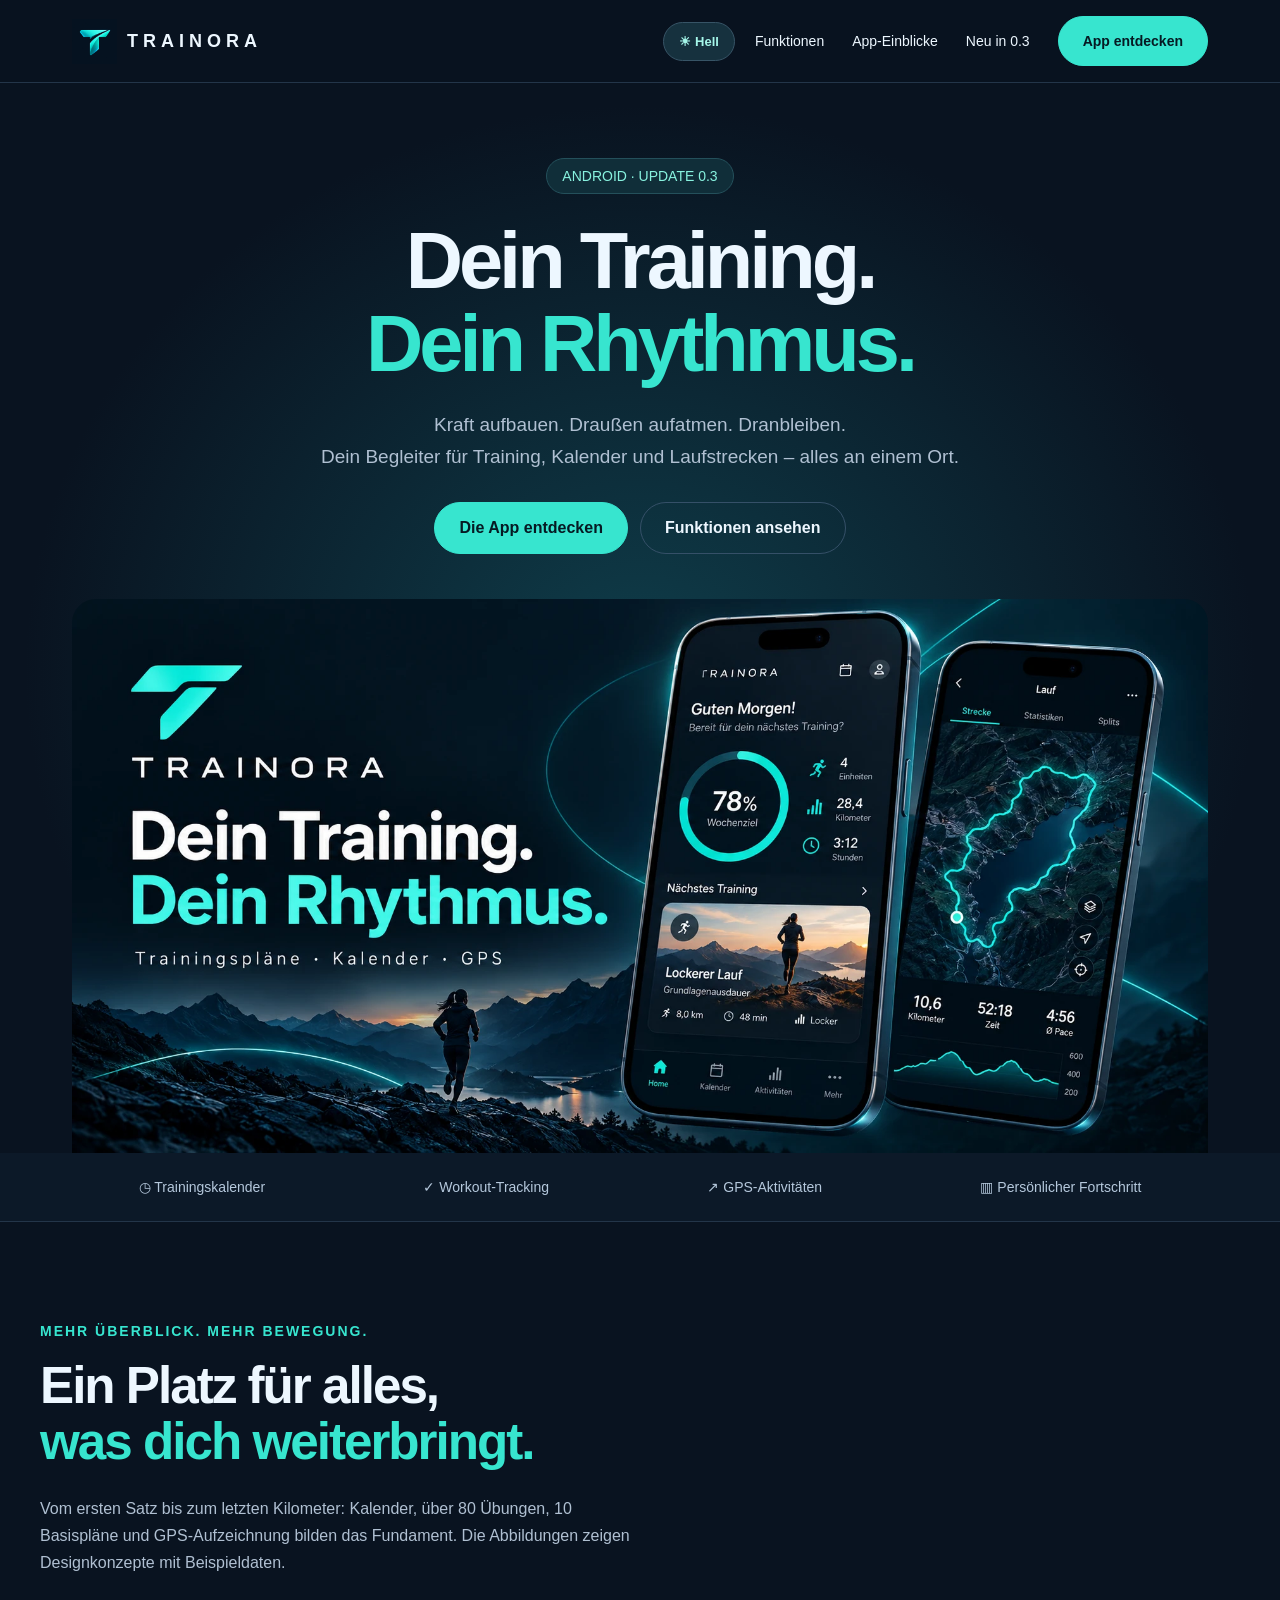
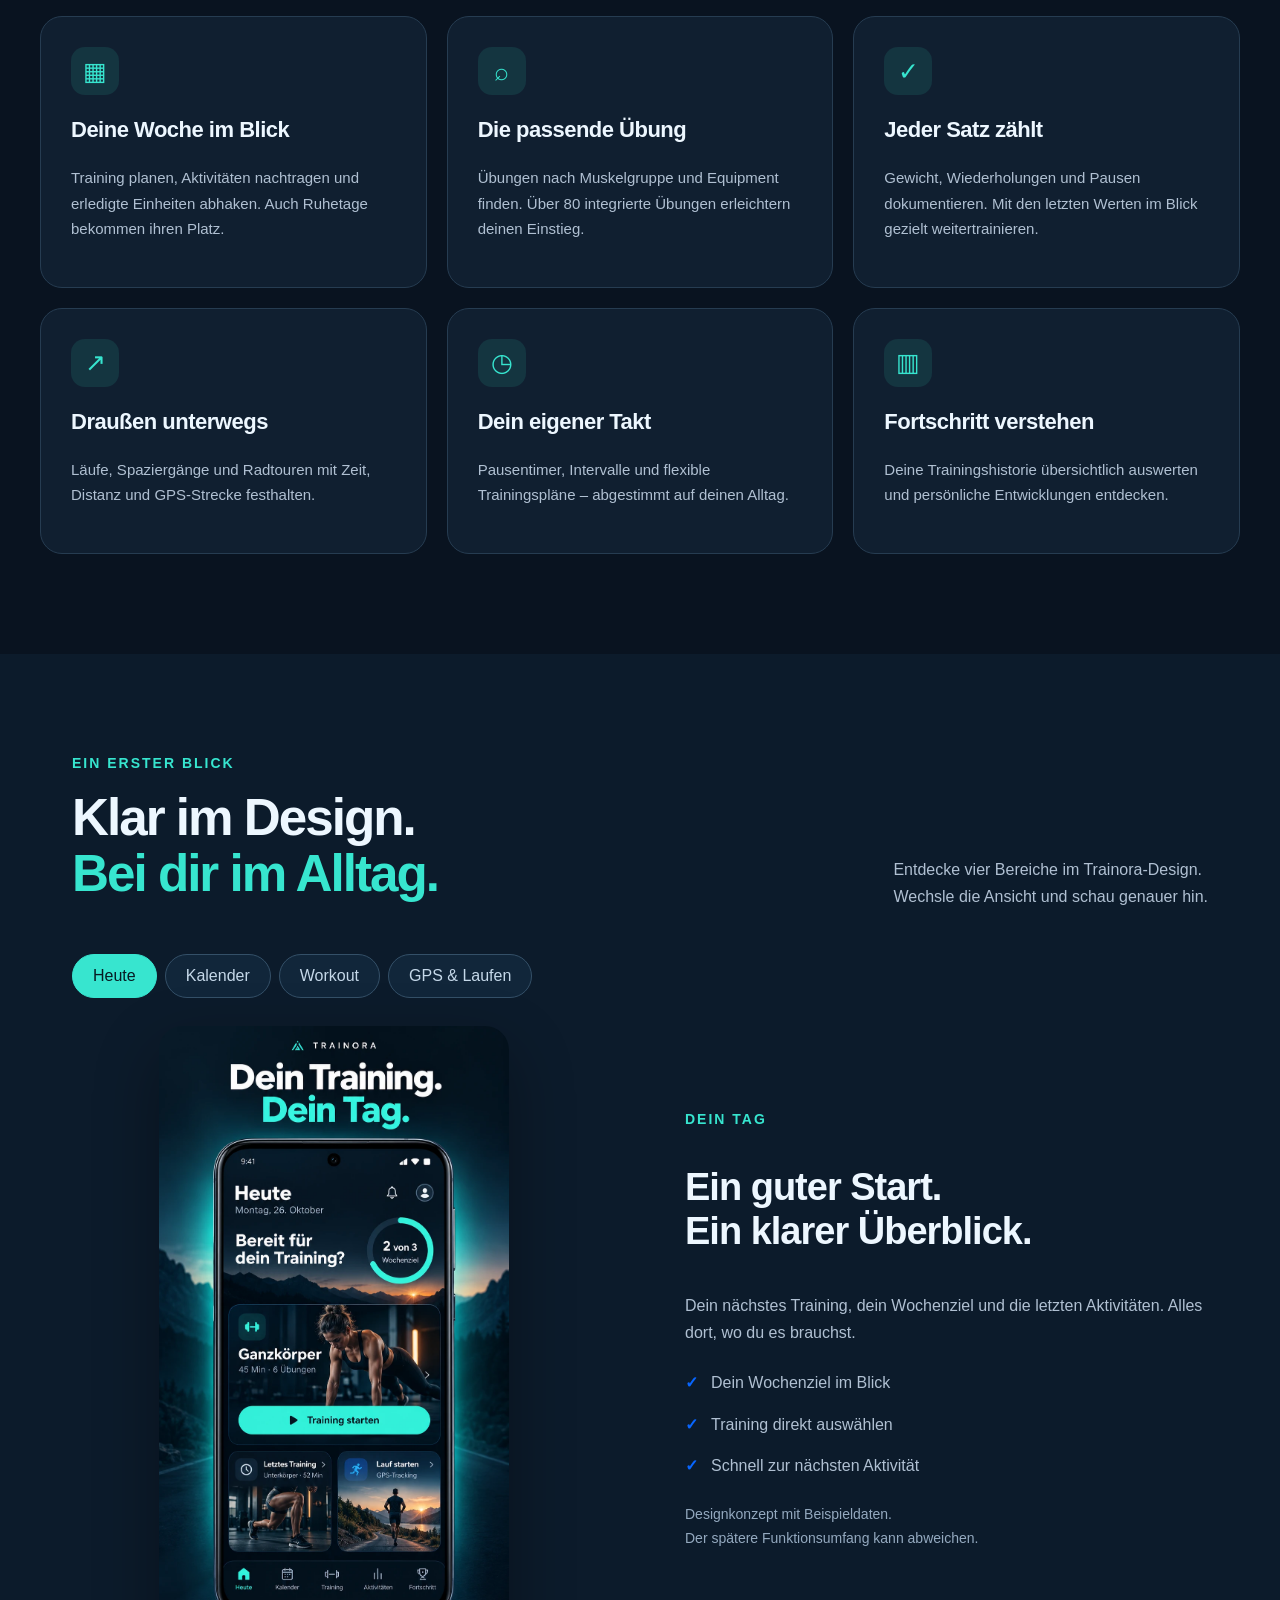
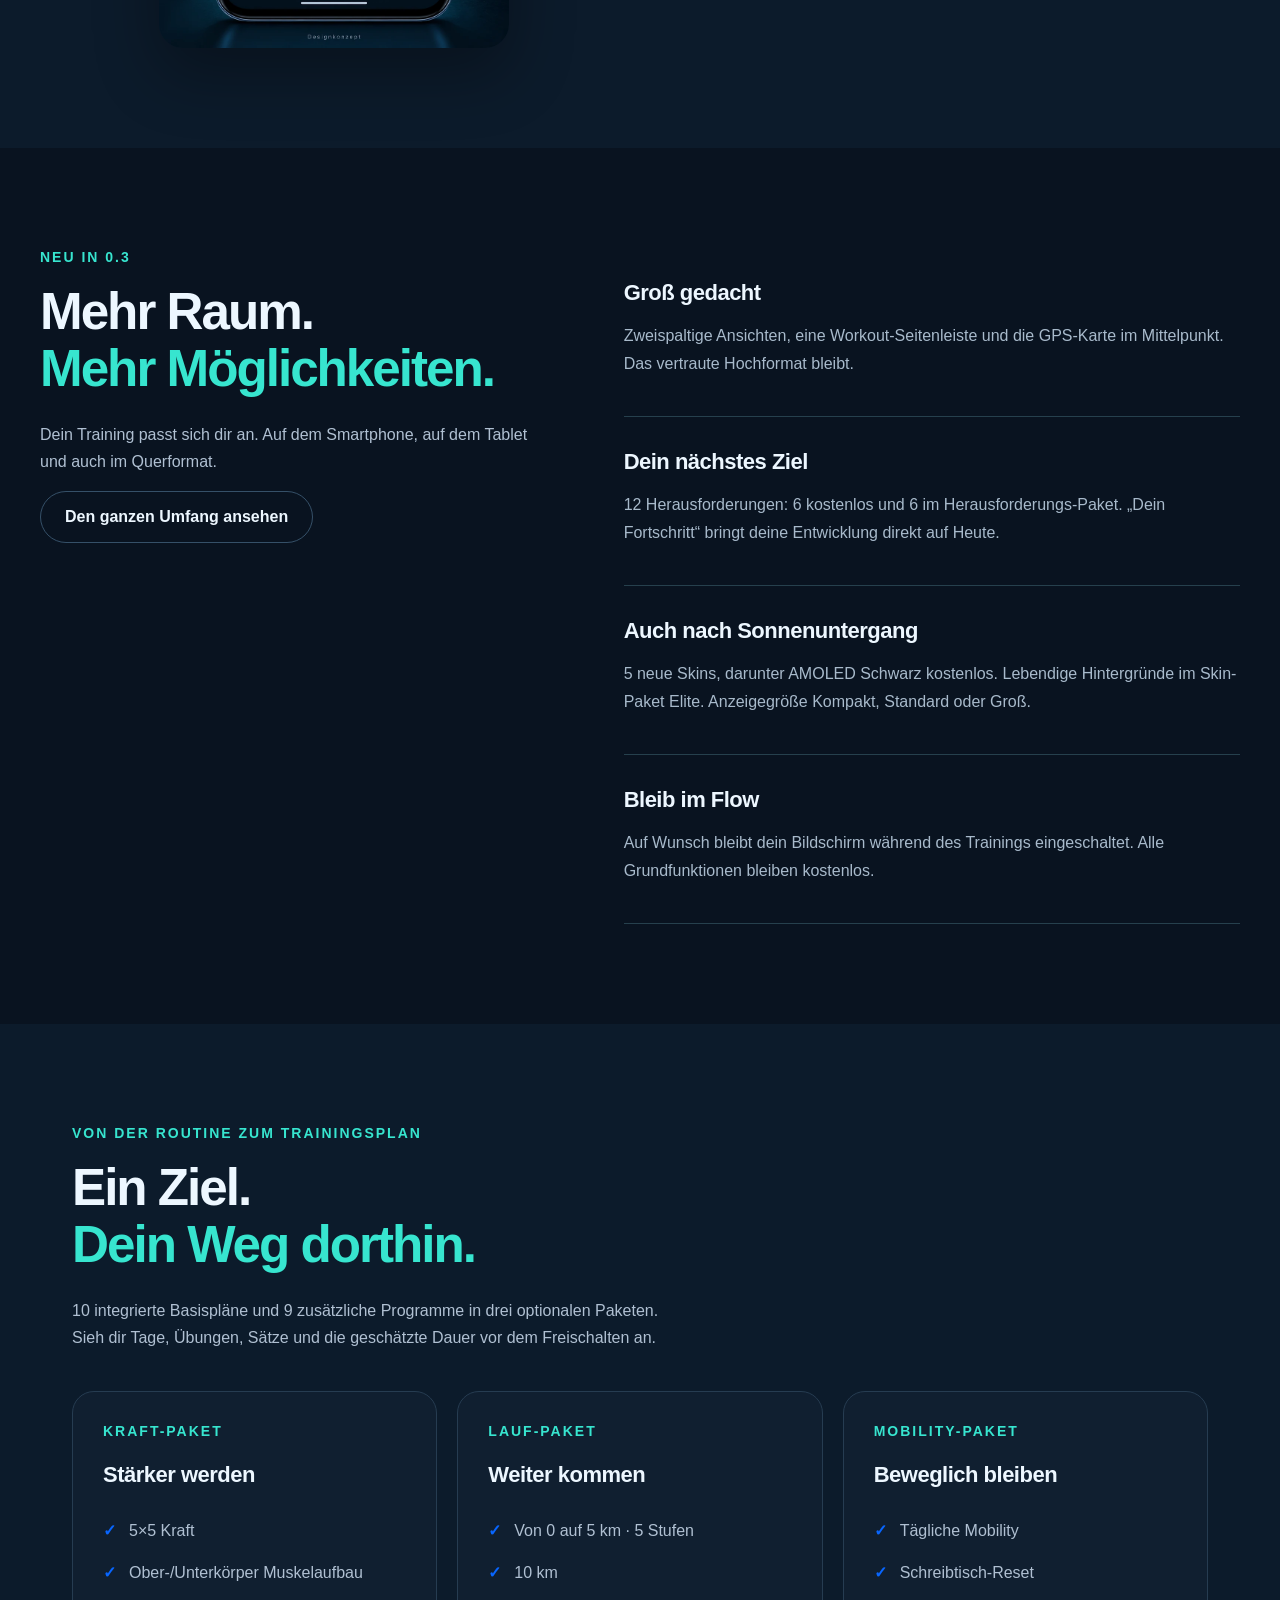
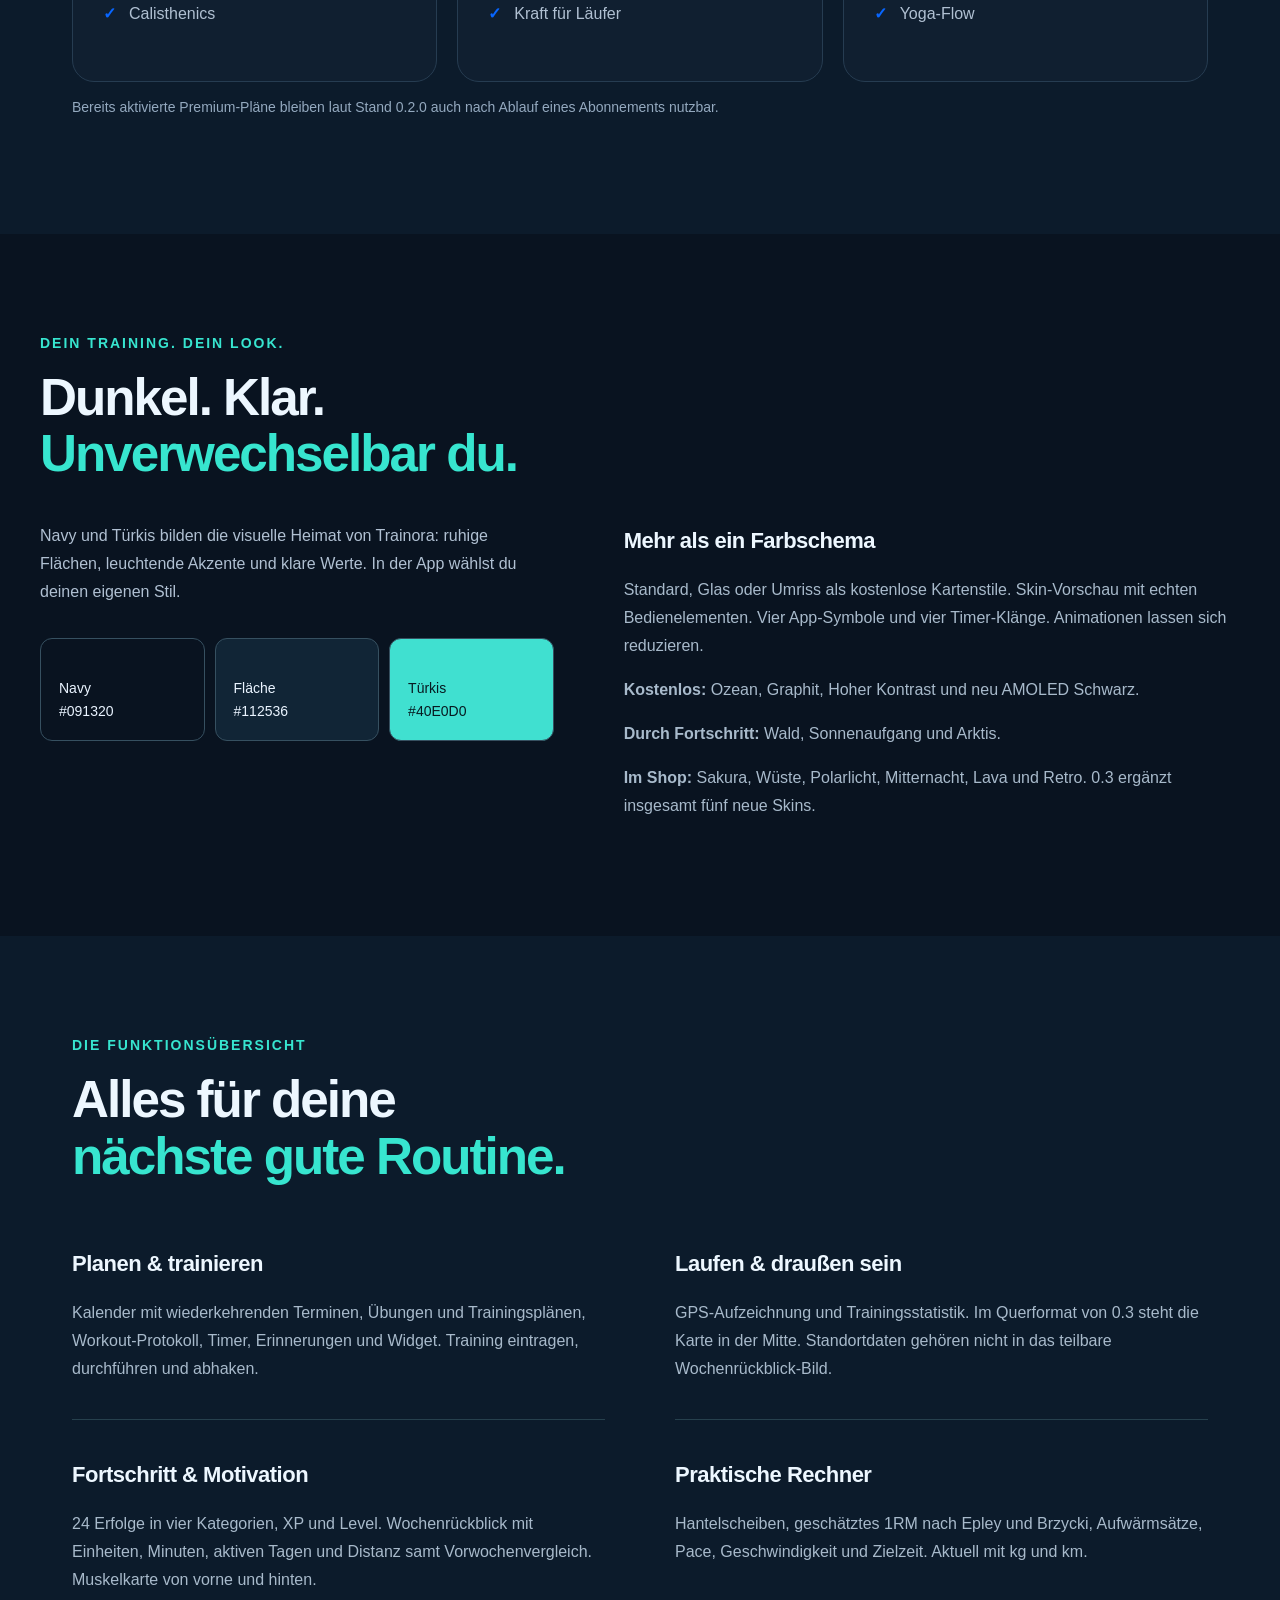
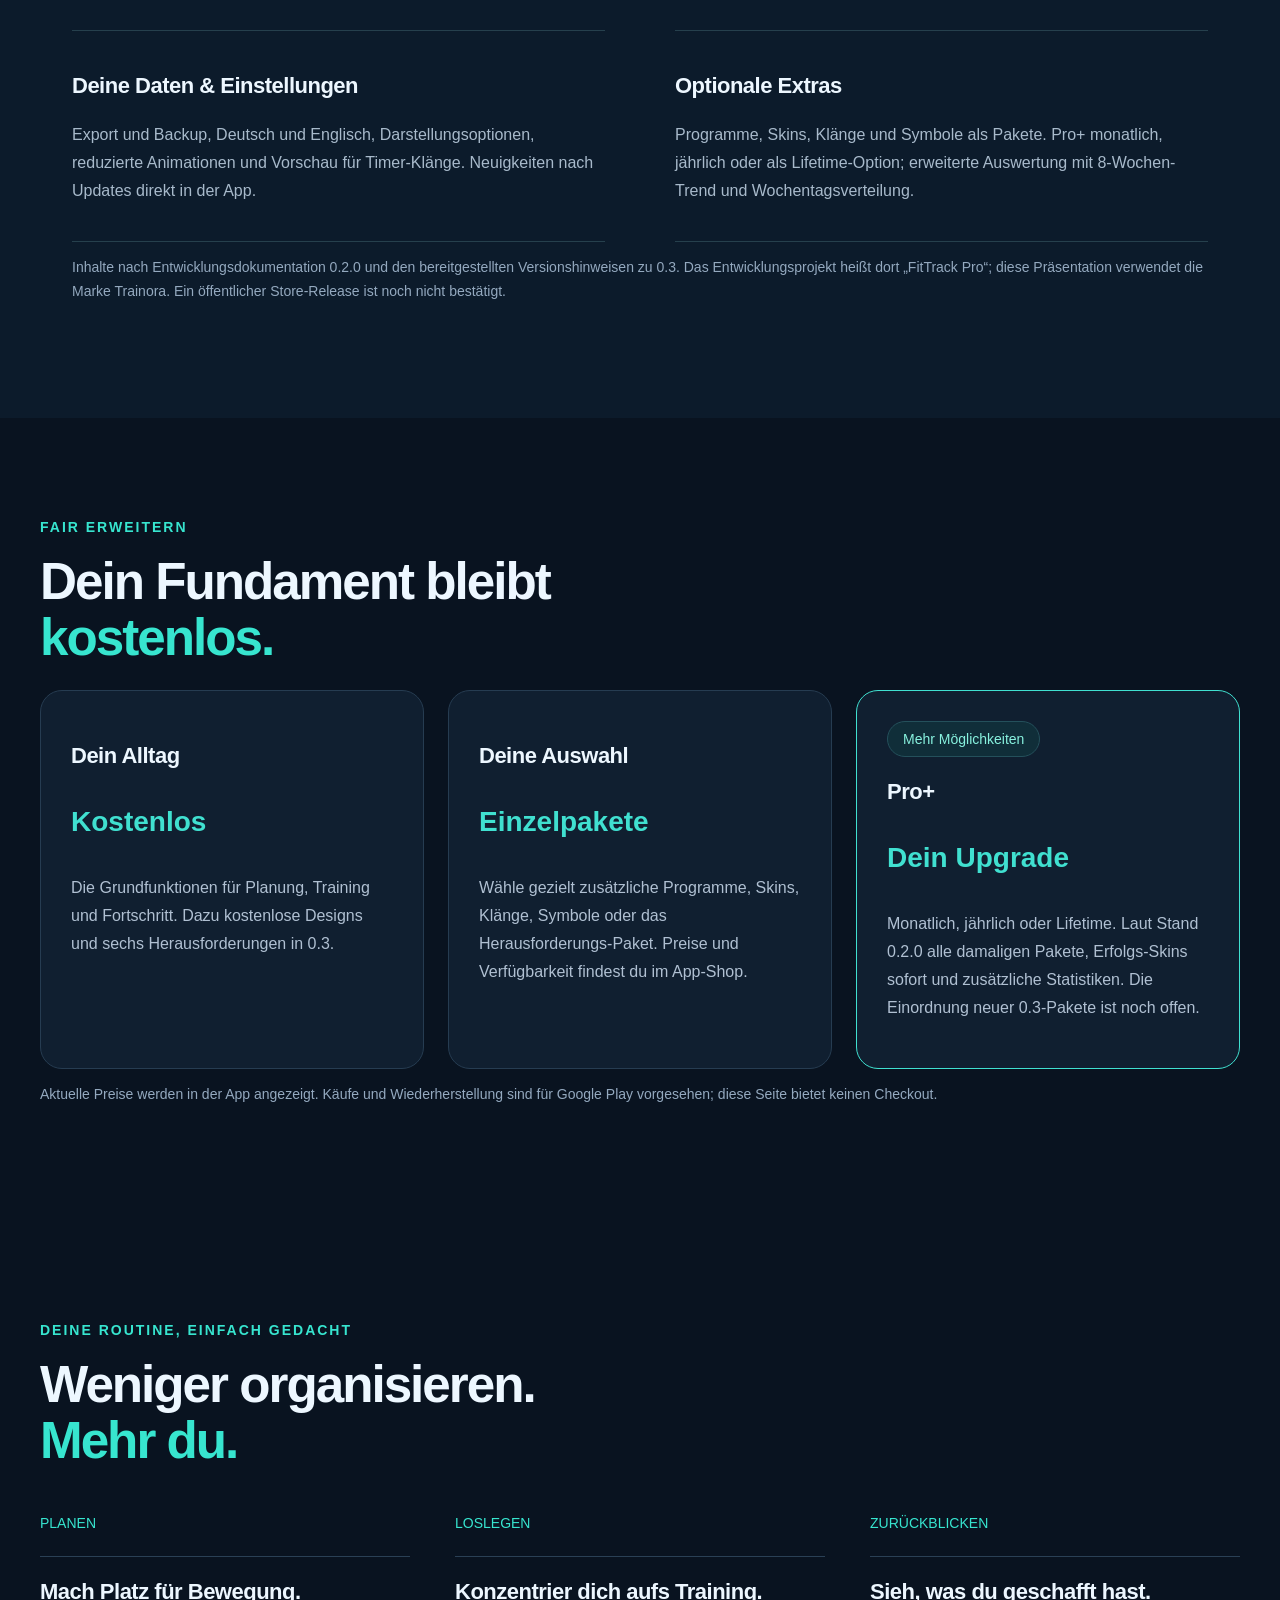
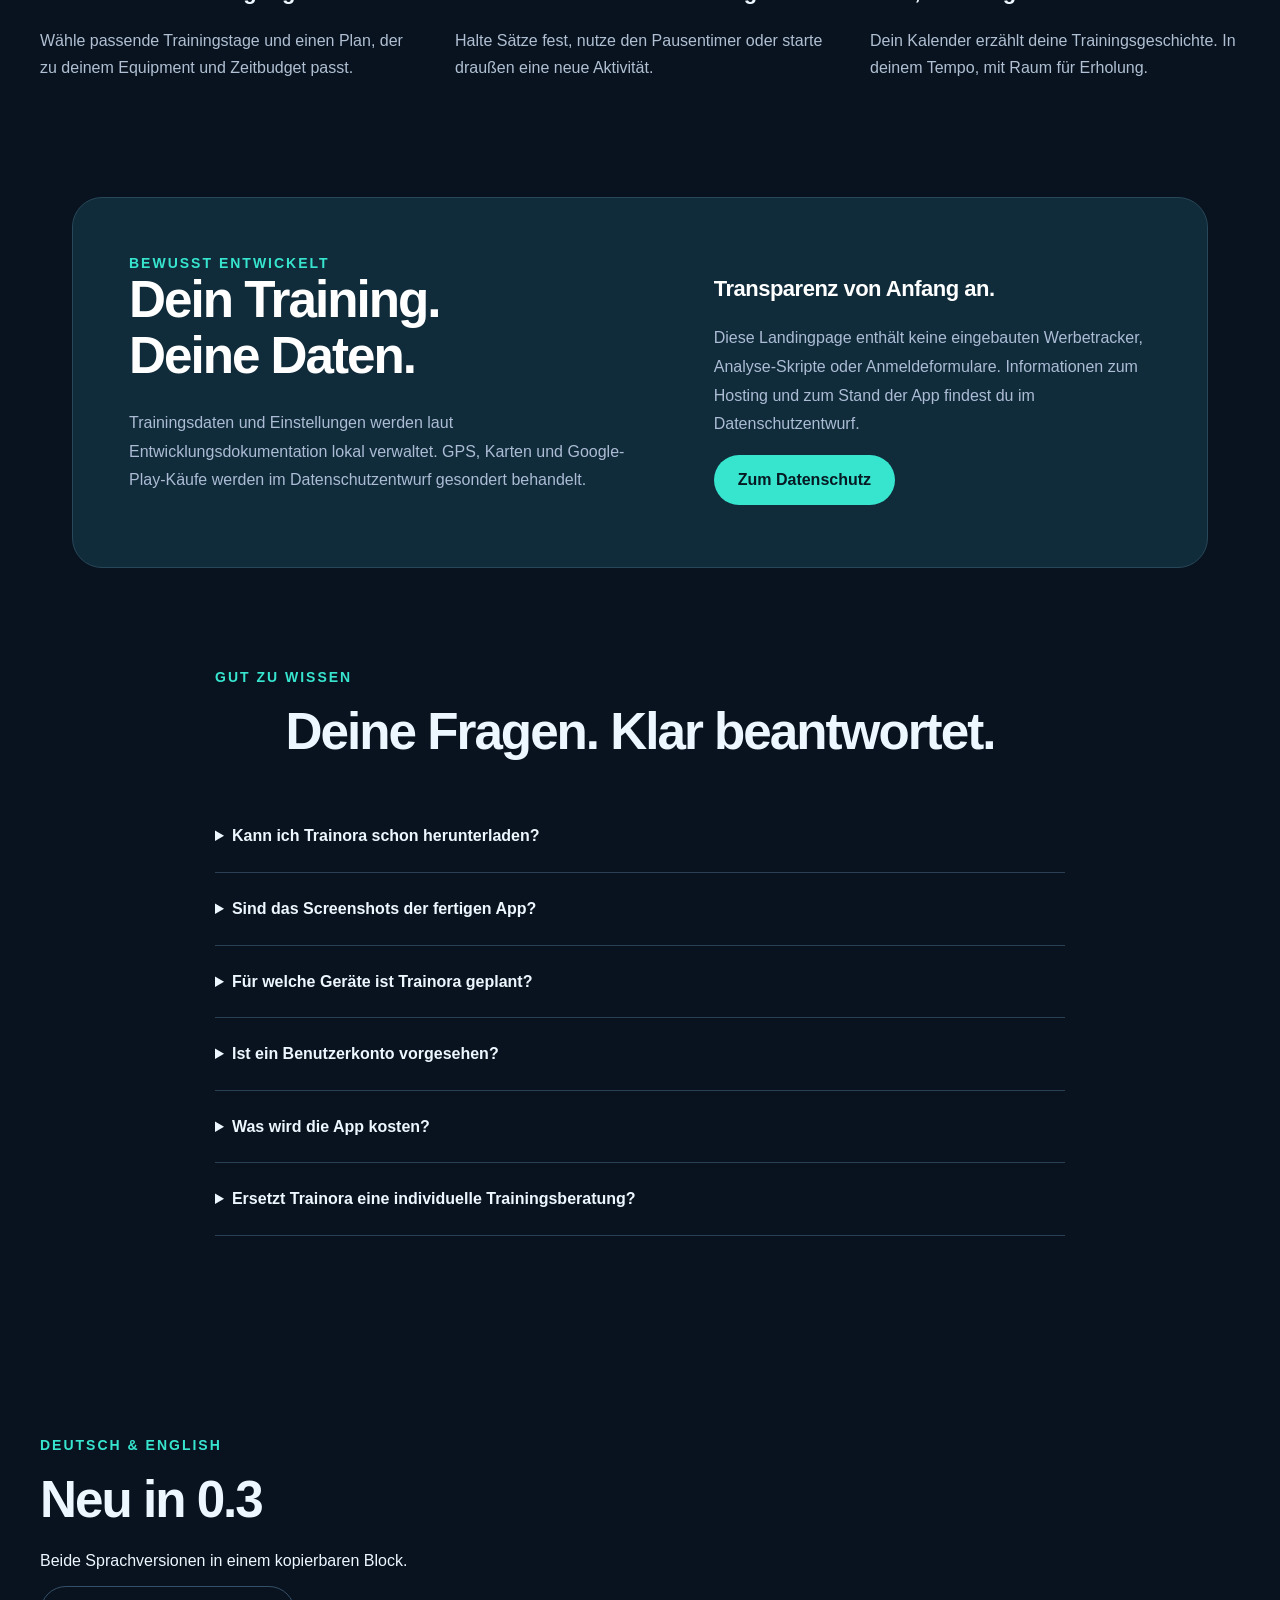
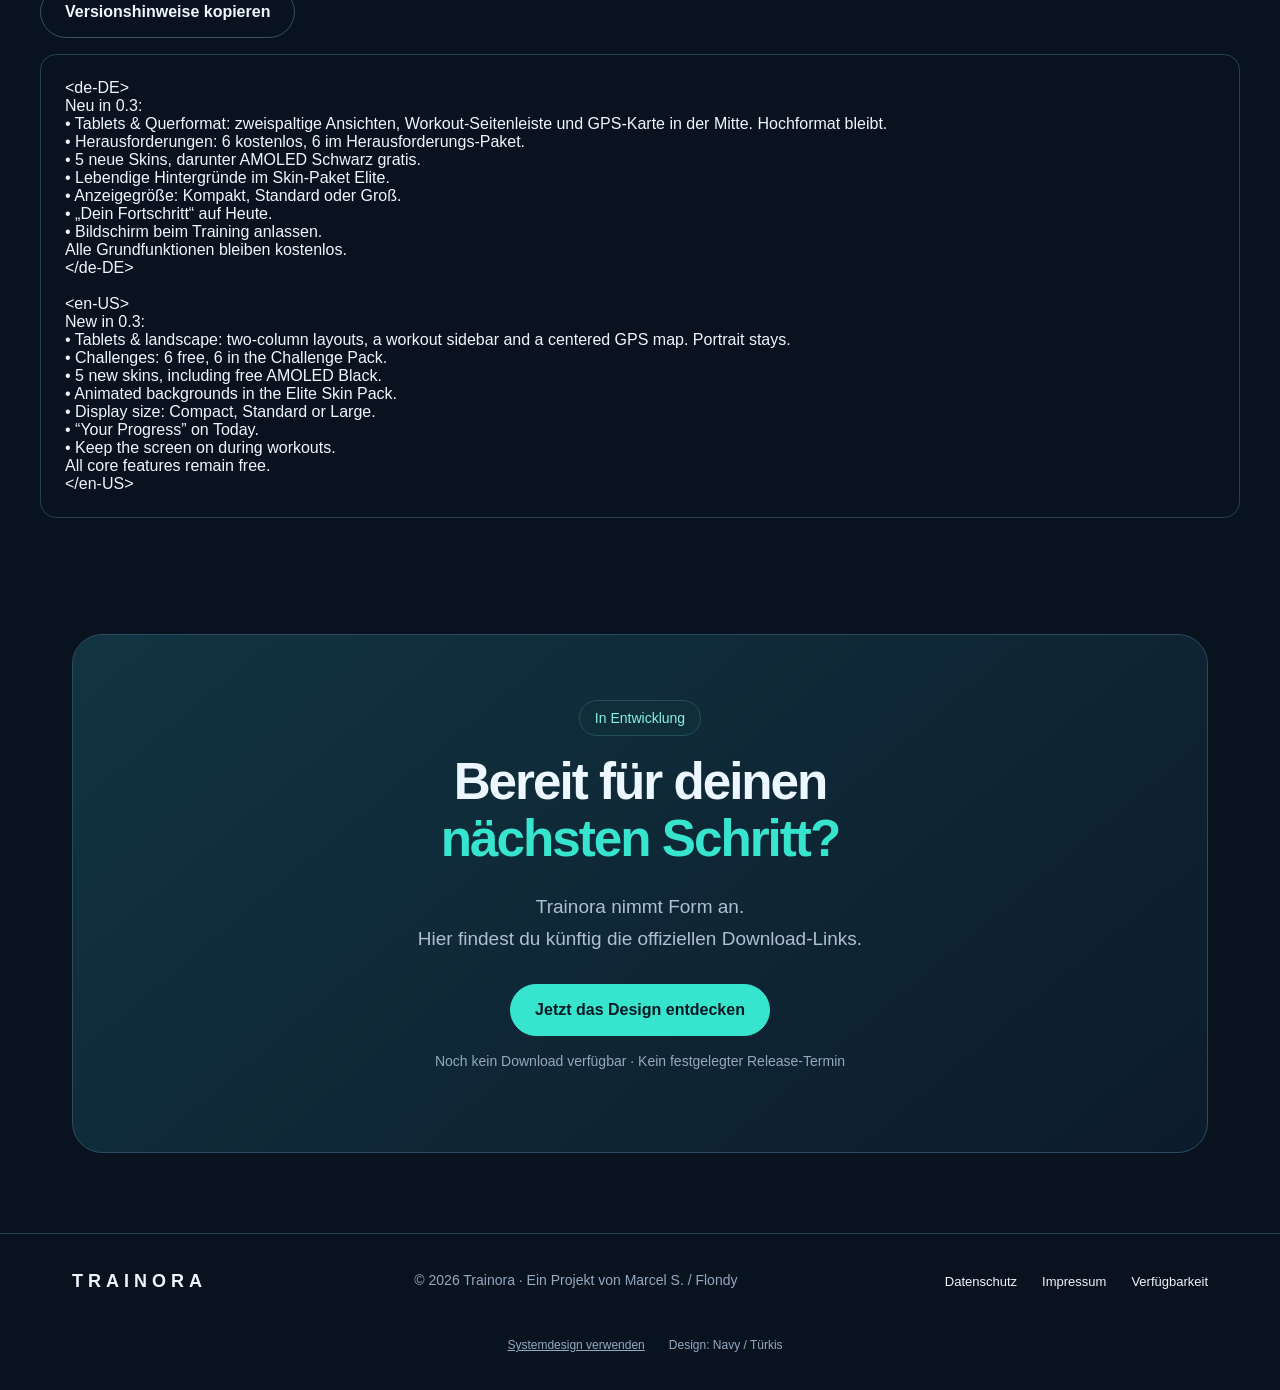
<file: index.html>
<!doctype html><html lang="de"><head><meta charset="utf-8"><meta name="viewport" content="width=device-width,initial-scale=1"><title>Trainora — Dein Training. Dein Rhythmus.</title><meta name="description" content="Trainora: Trainingskalender, Workout-Tracking und GPS-Aktivitäten. Training, Fortschritt und dein eigener Stil. Alle Grundfunktionen kostenlos."><meta name="theme-color" content="#0866ff"><link rel="icon" href="assets/icon.webp"><script src="theme.js"></script><link rel="stylesheet" href="style.css"></head><body><header><div class="wrap nav"><a class="brand" href="index.html" aria-label="Trainora Startseite"><img src="assets/icon.webp" alt="">TRAINORA</a><button class="theme-toggle" type="button" aria-label="Dunkles Design aktivieren" aria-pressed="false" title="Hell / Dunkel wechseln">◐ <span>Design</span></button><nav class="links" aria-label="Hauptnavigation"><a href="index.html#funktionen">Funktionen</a><a href="index.html#einblicke">App-Einblicke</a><a href="index.html#update">Neu in 0.3</a><a class="btn" href="index.html#start">App entdecken</a></nav></div></header><main><section class="hero"><div class="wrap"><span class="pill">ANDROID · UPDATE 0.3</span><h1>Dein Training.<br><span>Dein Rhythmus.</span></h1><p class="lead">Kraft aufbauen. Draußen aufatmen. Dranbleiben.<br>Dein Begleiter für Training, Kalender und Laufstrecken – alles an einem Ort.</p><div class="actions"><a class="btn" href="#einblicke">Die App entdecken </a><a class="btn secondary" href="#funktionen">Funktionen ansehen</a></div><img class="hero-art" src="assets/hero.webp" alt="Trainora Designkonzept mit Trainingsdashboard und Streckenkarte" fetchpriority="high"></div></section><div class="strip"><div class="wrap"><span>◷ Trainingskalender</span><span>✓ Workout-Tracking</span><span>↗ GPS-Aktivitäten</span><span>▥ Persönlicher Fortschritt</span></div></div>
<section class="section wrap" id="funktionen"><span class="eyebrow">Mehr Überblick. Mehr Bewegung.</span><h2>Ein Platz für alles,<br><span>was dich weiterbringt.</span></h2><p class="section-intro">Vom ersten Satz bis zum letzten Kilometer: Kalender, über 80 Übungen, 10 Basispläne und GPS-Aufzeichnung bilden das Fundament. Die Abbildungen zeigen Designkonzepte mit Beispieldaten.</p><div class="features"><article class="card"><div class="symbol">▦</div><h3>Deine Woche im Blick</h3><p>Training planen, Aktivitäten nachtragen und erledigte Einheiten abhaken. Auch Ruhetage bekommen ihren Platz.</p></article><article class="card"><div class="symbol">⌕</div><h3>Die passende Übung</h3><p>Übungen nach Muskelgruppe und Equipment finden. Über 80 integrierte Übungen erleichtern deinen Einstieg.</p></article><article class="card"><div class="symbol">✓</div><h3>Jeder Satz zählt</h3><p>Gewicht, Wiederholungen und Pausen dokumentieren. Mit den letzten Werten im Blick gezielt weitertrainieren.</p></article><article class="card"><div class="symbol">↗</div><h3>Draußen unterwegs</h3><p>Läufe, Spaziergänge und Radtouren mit Zeit, Distanz und GPS-Strecke festhalten.</p></article><article class="card"><div class="symbol">◷</div><h3>Dein eigener Takt</h3><p>Pausentimer, Intervalle und flexible Trainingspläne – abgestimmt auf deinen Alltag.</p></article><article class="card"><div class="symbol">▥</div><h3>Fortschritt verstehen</h3><p>Deine Trainingshistorie übersichtlich auswerten und persönliche Entwicklungen entdecken.</p></article></div></section>
<section class="section showcase" id="einblicke"><div class="wrap"><div class="showcase-head"><div><span class="eyebrow">Ein erster Blick</span><h2>Klar im Design.<br><span>Bei dir im Alltag.</span></h2></div><p class="section-intro">Entdecke vier Bereiche im Trainora-Design.<br>Wechsle die Ansicht und schau genauer hin.</p></div><div class="tabs" role="tablist" aria-label="App-Ansichten"><button class="tab" id="tab-0" role="tab" aria-selected="true" aria-controls="demo-panel" data-tab="0">Heute</button><button class="tab" id="tab-1" role="tab" aria-selected="false" tabindex="-1" aria-controls="demo-panel" data-tab="1">Kalender</button><button class="tab" id="tab-2" role="tab" aria-selected="false" tabindex="-1" aria-controls="demo-panel" data-tab="2">Workout</button><button class="tab" id="tab-3" role="tab" aria-selected="false" tabindex="-1" aria-controls="demo-panel" data-tab="3">GPS & Laufen</button></div><div class="demo" id="demo-panel" role="tabpanel" aria-labelledby="tab-0"><img id="demo-image" class="demo-visual" src="assets/dashboard.webp" alt="Trainora Dashboard Designkonzept" loading="lazy"><div class="demo-copy"><span class="eyebrow" id="demo-label">DEIN TAG</span><h3 id="demo-title">Ein guter Start.<br>Ein klarer Überblick.</h3><p class="section-intro" id="demo-text">Dein nächstes Training, dein Wochenziel und die letzten Aktivitäten. Alles dort, wo du es brauchst.</p><ul class="checks" id="demo-list"><li>Dein Wochenziel im Blick</li><li>Training direkt auswählen</li><li>Schnell zur nächsten Aktivität</li></ul><p class="caption">Designkonzept mit Beispieldaten.<br>Der spätere Funktionsumfang kann abweichen.</p></div></div></div></section>
<section class="section wrap" id="update"><div class="update-layout"><div><span class="eyebrow">Neu in 0.3</span><h2>Mehr Raum.<br><span>Mehr Möglichkeiten.</span></h2><p class="section-intro">Dein Training passt sich dir an. Auf dem Smartphone, auf dem Tablet und auch im Querformat.</p><a class="btn secondary" href="#umfang">Den ganzen Umfang ansehen</a></div><div class="update-items"><article><h3>Groß gedacht</h3><p>Zweispaltige Ansichten, eine Workout-Seitenleiste und die GPS-Karte im Mittelpunkt. Das vertraute Hochformat bleibt.</p></article><article><h3>Dein nächstes Ziel</h3><p>12 Herausforderungen: 6 kostenlos und 6 im Herausforderungs-Paket. „Dein Fortschritt“ bringt deine Entwicklung direkt auf Heute.</p></article><article><h3>Auch nach Sonnenuntergang</h3><p>5 neue Skins, darunter AMOLED Schwarz kostenlos. Lebendige Hintergründe im Skin-Paket Elite. Anzeigegröße Kompakt, Standard oder Groß.</p></article><article><h3>Bleib im Flow</h3><p>Auf Wunsch bleibt dein Bildschirm während des Trainings eingeschaltet. Alle Grundfunktionen bleiben kostenlos.</p></article></div></div></section>
<section class="section showcase" id="programme"><div class="wrap"><span class="eyebrow">Von der Routine zum Trainingsplan</span><h2>Ein Ziel.<br><span>Dein Weg dorthin.</span></h2><p class="section-intro">10 integrierte Basispläne und 9 zusätzliche Programme in drei optionalen Paketen. Sieh dir Tage, Übungen, Sätze und die geschätzte Dauer vor dem Freischalten an.</p><div class="features"><article class="card"><span class="eyebrow">Kraft-Paket</span><h3>Stärker werden</h3><ul class="checks"><li>5×5 Kraft</li><li>Ober-/Unterkörper Muskelaufbau</li><li>Calisthenics</li></ul></article><article class="card"><span class="eyebrow">Lauf-Paket</span><h3>Weiter kommen</h3><ul class="checks"><li>Von 0 auf 5 km · 5 Stufen</li><li>10 km</li><li>Kraft für Läufer</li></ul></article><article class="card"><span class="eyebrow">Mobility-Paket</span><h3>Beweglich bleiben</h3><ul class="checks"><li>Tägliche Mobility</li><li>Schreibtisch-Reset</li><li>Yoga-Flow</li></ul></article></div><p class="caption">Bereits aktivierte Premium-Pläne bleiben laut Stand 0.2.0 auch nach Ablauf eines Abonnements nutzbar.</p></div></section>
<section class="section wrap" id="design"><span class="eyebrow">Dein Training. Dein Look.</span><h2>Dunkel. Klar.<br><span>Unverwechselbar du.</span></h2><div class="design-layout"><div><p class="section-intro">Navy und Türkis bilden die visuelle Heimat von Trainora: ruhige Flächen, leuchtende Akzente und klare Werte. In der App wählst du deinen eigenen Stil.</p><div class="swatches" aria-label="Farbpalette Navy und Türkis"><span style="background:#091320">Navy<br>#091320</span><span style="background:#112536">Fläche<br>#112536</span><span style="background:#40e0d0;color:#071a21">Türkis<br>#40E0D0</span></div></div><div><h3>Mehr als ein Farbschema</h3><p>Standard, Glas oder Umriss als kostenlose Kartenstile. Skin-Vorschau mit echten Bedienelementen. Vier App-Symbole und vier Timer-Klänge. Animationen lassen sich reduzieren.</p><p><strong>Kostenlos:</strong> Ozean, Graphit, Hoher Kontrast und neu AMOLED Schwarz.</p><p><strong>Durch Fortschritt:</strong> Wald, Sonnenaufgang und Arktis.</p><p><strong>Im Shop:</strong> Sakura, Wüste, Polarlicht, Mitternacht, Lava und Retro. 0.3 ergänzt insgesamt fünf neue Skins.</p></div></div></section>
<section class="section showcase" id="umfang"><div class="wrap"><span class="eyebrow">Die Funktionsübersicht</span><h2>Alles für deine<br><span>nächste gute Routine.</span></h2><div class="feature-table"><div><h3>Planen & trainieren</h3><p>Kalender mit wiederkehrenden Terminen, Übungen und Trainingsplänen, Workout-Protokoll, Timer, Erinnerungen und Widget. Training eintragen, durchführen und abhaken.</p></div><div><h3>Laufen & draußen sein</h3><p>GPS-Aufzeichnung und Trainingsstatistik. Im Querformat von 0.3 steht die Karte in der Mitte. Standortdaten gehören nicht in das teilbare Wochenrückblick-Bild.</p></div><div><h3>Fortschritt & Motivation</h3><p>24 Erfolge in vier Kategorien, XP und Level. Wochenrückblick mit Einheiten, Minuten, aktiven Tagen und Distanz samt Vorwochenvergleich. Muskelkarte von vorne und hinten.</p></div><div><h3>Praktische Rechner</h3><p>Hantelscheiben, geschätztes 1RM nach Epley und Brzycki, Aufwärmsätze, Pace, Geschwindigkeit und Zielzeit. Aktuell mit kg und km.</p></div><div><h3>Deine Daten & Einstellungen</h3><p>Export und Backup, Deutsch und Englisch, Darstellungsoptionen, reduzierte Animationen und Vorschau für Timer-Klänge. Neuigkeiten nach Updates direkt in der App.</p></div><div><h3>Optionale Extras</h3><p>Programme, Skins, Klänge und Symbole als Pakete. Pro+ monatlich, jährlich oder als Lifetime-Option; erweiterte Auswertung mit 8-Wochen-Trend und Wochentagsverteilung.</p></div></div><p class="caption">Inhalte nach Entwicklungsdokumentation 0.2.0 und den bereitgestellten Versionshinweisen zu 0.3. Das Entwicklungsprojekt heißt dort „FitTrack Pro“; diese Präsentation verwendet die Marke Trainora. Ein öffentlicher Store-Release ist noch nicht bestätigt.</p></div></section>
<section class="section wrap" id="shop"><span class="eyebrow">Fair erweitern</span><h2>Dein Fundament bleibt<br><span>kostenlos.</span></h2><div class="pricing"><article class="card"><h3>Dein Alltag</h3><p class="price-word">Kostenlos</p><p>Die Grundfunktionen für Planung, Training und Fortschritt. Dazu kostenlose Designs und sechs Herausforderungen in 0.3.</p></article><article class="card"><h3>Deine Auswahl</h3><p class="price-word">Einzelpakete</p><p>Wähle gezielt zusätzliche Programme, Skins, Klänge, Symbole oder das Herausforderungs-Paket. Preise und Verfügbarkeit findest du im App-Shop.</p></article><article class="card featured"><span class="pill">Mehr Möglichkeiten</span><h3>Pro+</h3><p class="price-word">Dein Upgrade</p><p>Monatlich, jährlich oder Lifetime. Laut Stand 0.2.0 alle damaligen Pakete, Erfolgs-Skins sofort und zusätzliche Statistiken. Die Einordnung neuer 0.3-Pakete ist noch offen.</p></article></div><p class="caption">Aktuelle Preise werden in der App angezeigt. Käufe und Wiederherstellung sind für Google Play vorgesehen; diese Seite bietet keinen Checkout.</p></section><section class="section wrap"><span class="eyebrow">Deine Routine, einfach gedacht</span><h2>Weniger organisieren.<br><span>Mehr du.</span></h2><div class="step-grid"><article><span class="number">PLANEN</span><h3>Mach Platz für Bewegung.</h3><p>Wähle passende Trainingstage und einen Plan, der zu deinem Equipment und Zeitbudget passt.</p></article><article><span class="number">LOSLEGEN</span><h3>Konzentrier dich aufs Training.</h3><p>Halte Sätze fest, nutze den Pausentimer oder starte draußen eine neue Aktivität.</p></article><article><span class="number">ZURÜCKBLICKEN</span><h3>Sieh, was du geschafft hast.</h3><p>Dein Kalender erzählt deine Trainingsgeschichte. In deinem Tempo, mit Raum für Erholung.</p></article></div></section>
<section class="wrap"><div class="privacy-callout"><div><span class="eyebrow">Bewusst entwickelt</span><h2>Dein Training.<br>Deine Daten.</h2><p>Trainingsdaten und Einstellungen werden laut Entwicklungsdokumentation lokal verwaltet. GPS, Karten und Google-Play-Käufe werden im Datenschutzentwurf gesondert behandelt.</p></div><div><h3>Transparenz von Anfang an.</h3><p>Diese Landingpage enthält keine eingebauten Werbetracker, Analyse-Skripte oder Anmeldeformulare. Informationen zum Hosting und zum Stand der App findest du im Datenschutzentwurf.</p><a class="btn" href="datenschutz.html">Zum Datenschutz</a></div></div></section>
<section class="section wrap" id="faq"><div class="faq"><span class="eyebrow">Gut zu wissen</span><h2>Deine Fragen. Klar beantwortet.</h2><details><summary>Kann ich Trainora schon herunterladen?</summary><p>Noch nicht über diese Seite. Trainora befindet sich in Entwicklung. Sobald ein bestätigter Store-Link vorliegt, wird er hier ergänzt. Ein Veröffentlichungstermin steht noch nicht fest.</p></details><details><summary>Sind das Screenshots der fertigen App?</summary><p>Die Abbildungen sind visuelle Designkonzepte mit Beispieldaten. Sie zeigen die geplante Gestaltung und sind kein Nachweis bereits implementierter Funktionen.</p></details><details><summary>Für welche Geräte ist Trainora geplant?</summary><p>Der bisherige Entwicklungsentwurf sieht Android als Ausgangspunkt vor. Weitere Plattformen und konkrete Systemanforderungen sind noch nicht bestätigt.</p></details><details><summary>Ist ein Benutzerkonto vorgesehen?</summary><p>Das Konzept sieht die Kernfunktionen ohne verpflichtendes Konto vor. Die endgültige Umsetzung und mögliche optionale Integrationen werden zum Release beschrieben.</p></details><details><summary>Was wird die App kosten?</summary><p>Alle Grundfunktionen bleiben kostenlos. Optionale Einzelpakete und Pro+ ergänzen Designs, Programme und Auswertungen. Preise werden in der App über Google Play angezeigt. Diese Website nimmt keine Zahlungen entgegen.</p></details><details><summary>Ersetzt Trainora eine individuelle Trainingsberatung?</summary><p>Nein. Trainingsvorlagen sind allgemeine Orientierung. Die App ist nicht als medizinisches Diagnose- oder Behandlungsprodukt konzipiert.</p></details></div></section>
<section class="section wrap" id="versionshinweise"><span class="eyebrow">Deutsch & English</span><h2>Neu in 0.3</h2><p>Beide Sprachversionen in einem kopierbaren Block.</p><button class="btn secondary" id="copy-notes" type="button">Versionshinweise kopieren</button><span id="copy-status" role="status" aria-live="polite"></span><pre id="release-notes" style="white-space:pre-wrap;line-height:1.7;font:inherit;padding:24px;border:1px solid #26404d;border-radius:16px">&lt;de-DE&gt;
Neu in 0.3:
• Tablets &amp; Querformat: zweispaltige Ansichten, Workout-Seitenleiste und GPS-Karte in der Mitte. Hochformat bleibt.
• Herausforderungen: 6 kostenlos, 6 im Herausforderungs-Paket.
• 5 neue Skins, darunter AMOLED Schwarz gratis.
• Lebendige Hintergründe im Skin-Paket Elite.
• Anzeigegröße: Kompakt, Standard oder Groß.
• „Dein Fortschritt“ auf Heute.
• Bildschirm beim Training anlassen.
Alle Grundfunktionen bleiben kostenlos.
&lt;/de-DE&gt;

&lt;en-US&gt;
New in 0.3:
• Tablets &amp; landscape: two-column layouts, a workout sidebar and a centered GPS map. Portrait stays.
• Challenges: 6 free, 6 in the Challenge Pack.
• 5 new skins, including free AMOLED Black.
• Animated backgrounds in the Elite Skin Pack.
• Display size: Compact, Standard or Large.
• “Your Progress” on Today.
• Keep the screen on during workouts.
All core features remain free.
&lt;/en-US&gt;</pre></section><section class="wrap" id="start" style="padding-bottom:80px"><div class="cta"><span class="pill">In Entwicklung</span><h2>Bereit für deinen<br><span>nächsten Schritt?</span></h2><p class="lead">Trainora nimmt Form an.<br>Hier findest du künftig die offiziellen Download-Links.</p><a class="btn" href="#einblicke">Jetzt das Design entdecken</a><p class="caption">Noch kein Download verfügbar · Kein festgelegter Release-Termin</p></div></section></main><footer class="footer"><div class="wrap footer-row"><a class="brand" href="index.html">TRAINORA</a><span class="caption">© 2026 Trainora · Ein Projekt von Marcel S. / Flondy</span><nav aria-label="Rechtliche Informationen"><a href="datenschutz.html">Datenschutz</a><a href="impressum.html">Impressum</a><a href="index.html#start">Verfügbarkeit</a></nav></div></footer><div class="theme-reset"><button type="button" id="theme-reset">Systemdesign verwenden</button><span id="theme-status" role="status" aria-live="polite"></span></div><script src="app.js"></script></body></html>
</file>
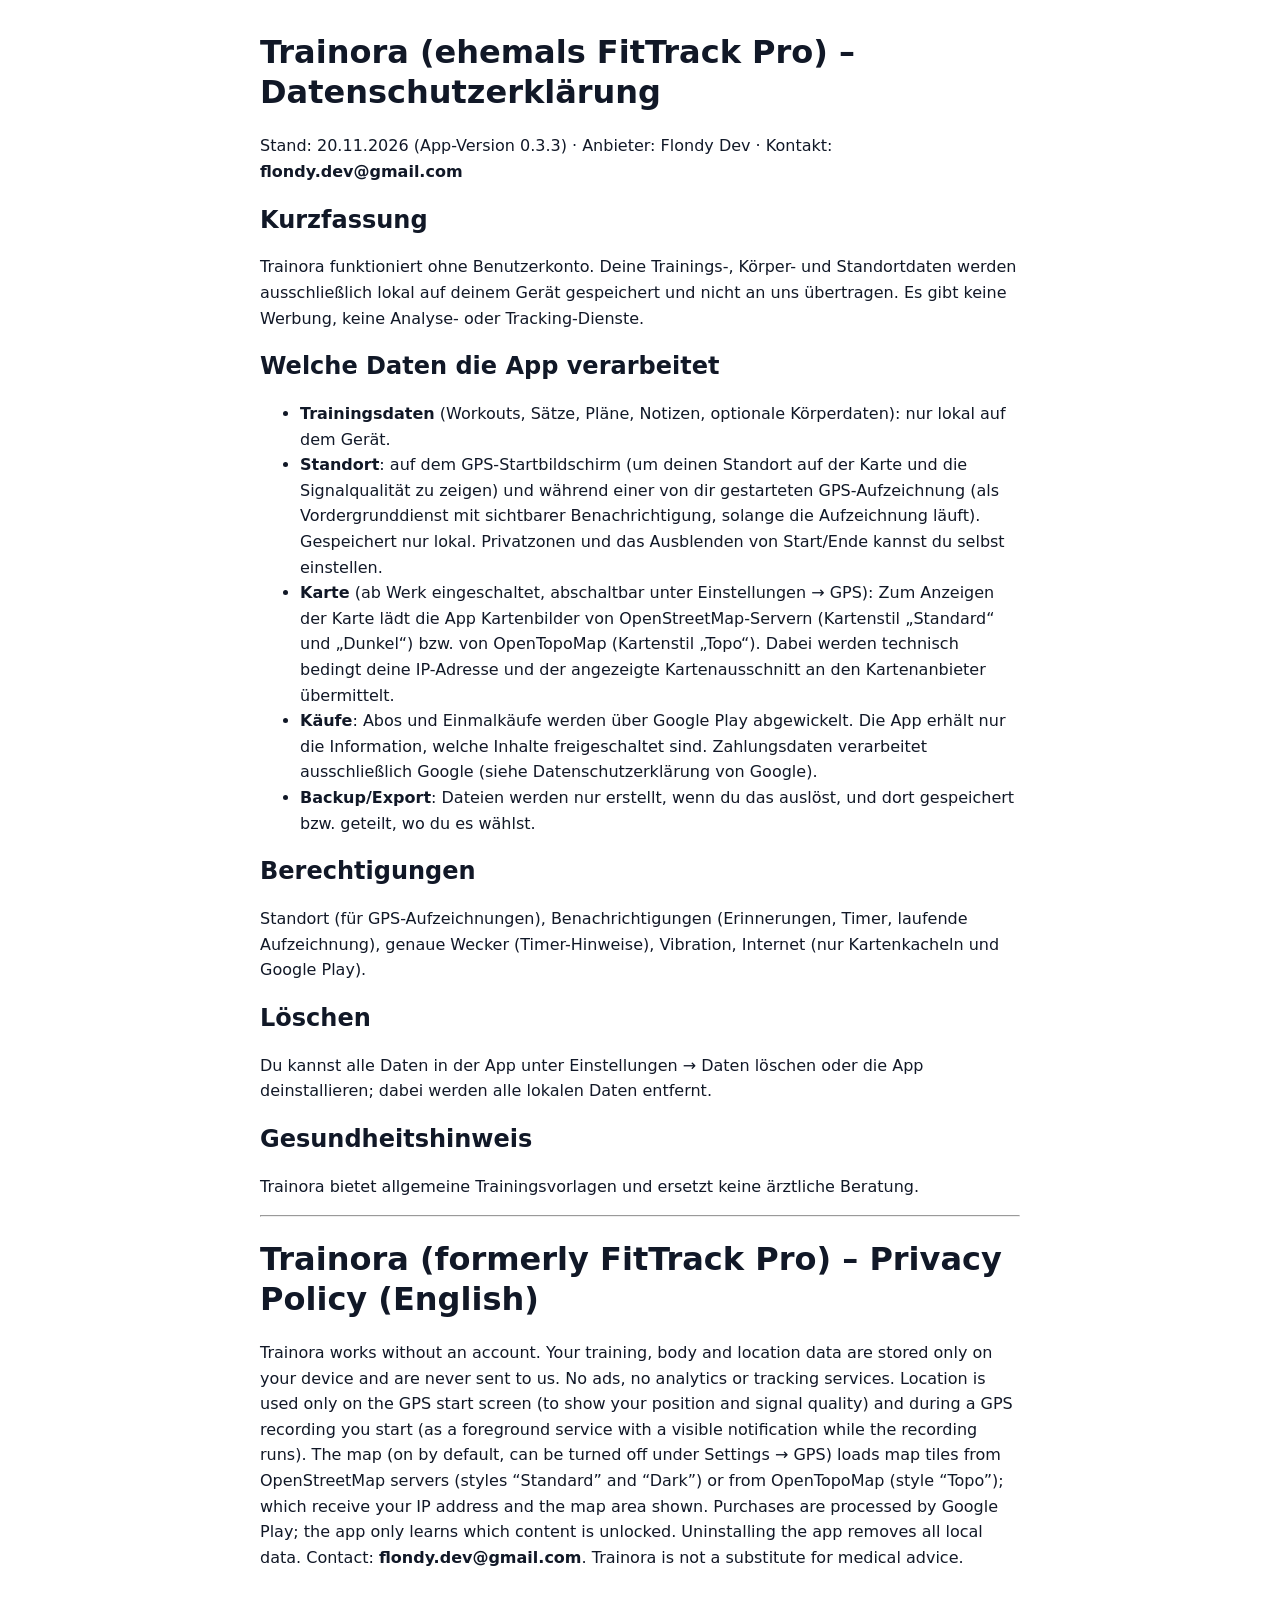
<file: datenschutz-app.html>
<!doctype html><html lang="de"><head><meta charset="utf-8"><meta name="viewport" content="width=device-width,initial-scale=1">
<title>Trainora (ehemals FitTrack Pro) – Datenschutzerklärung</title>
<style>body{font-family:system-ui,sans-serif;max-width:760px;margin:2rem auto;padding:0 1rem;line-height:1.6;color:#111827}h1,h2{line-height:1.25}</style></head><body>
<h1>Trainora (ehemals FitTrack Pro) – Datenschutzerklärung</h1>
<p>Stand: 20.11.2026 (App-Version 0.3.3) · Anbieter: Flondy Dev · Kontakt: <strong>flondy.dev@gmail.com</strong></p>
<h2>Kurzfassung</h2>
<p>Trainora funktioniert ohne Benutzerkonto. Deine Trainings-, Körper- und Standortdaten werden ausschließlich lokal auf deinem Gerät gespeichert und nicht an uns übertragen. Es gibt keine Werbung, keine Analyse- oder Tracking-Dienste.</p>
<h2>Welche Daten die App verarbeitet</h2>
<ul>
<li><strong>Trainingsdaten</strong> (Workouts, Sätze, Pläne, Notizen, optionale Körperdaten): nur lokal auf dem Gerät.</li>
<li><strong>Standort</strong>: auf dem GPS-Startbildschirm (um deinen Standort auf der Karte und die Signalqualität zu zeigen) und während einer von dir gestarteten GPS-Aufzeichnung (als Vordergrunddienst mit sichtbarer Benachrichtigung, solange die Aufzeichnung läuft). Gespeichert nur lokal. Privatzonen und das Ausblenden von Start/Ende kannst du selbst einstellen.</li>
<li><strong>Karte</strong> (ab Werk eingeschaltet, abschaltbar unter Einstellungen → GPS): Zum Anzeigen der Karte lädt die App Kartenbilder von OpenStreetMap-Servern (Kartenstil „Standard“ und „Dunkel“) bzw. von OpenTopoMap (Kartenstil „Topo“). Dabei werden technisch bedingt deine IP-Adresse und der angezeigte Kartenausschnitt an den Kartenanbieter übermittelt.</li>
<li><strong>Käufe</strong>: Abos und Einmalkäufe werden über Google Play abgewickelt. Die App erhält nur die Information, welche Inhalte freigeschaltet sind. Zahlungsdaten verarbeitet ausschließlich Google (siehe Datenschutzerklärung von Google).</li>
<li><strong>Backup/Export</strong>: Dateien werden nur erstellt, wenn du das auslöst, und dort gespeichert bzw. geteilt, wo du es wählst.</li>
</ul>
<h2>Berechtigungen</h2>
<p>Standort (für GPS-Aufzeichnungen), Benachrichtigungen (Erinnerungen, Timer, laufende Aufzeichnung), genaue Wecker (Timer-Hinweise), Vibration, Internet (nur Kartenkacheln und Google Play).</p>
<h2>Löschen</h2>
<p>Du kannst alle Daten in der App unter Einstellungen → Daten löschen oder die App deinstallieren; dabei werden alle lokalen Daten entfernt.</p>
<h2>Gesundheitshinweis</h2>
<p>Trainora bietet allgemeine Trainingsvorlagen und ersetzt keine ärztliche Beratung.</p>
<hr>
<h1>Trainora (formerly FitTrack Pro) – Privacy Policy (English)</h1>
<p>Trainora works without an account. Your training, body and location data are stored only on your device and are never sent to us. No ads, no analytics or tracking services. Location is used only on the GPS start screen (to show your position and signal quality) and during a GPS recording you start (as a foreground service with a visible notification while the recording runs). The map (on by default, can be turned off under Settings → GPS) loads map tiles from OpenStreetMap servers (styles “Standard” and “Dark”) or from OpenTopoMap (style “Topo”); which receive your IP address and the map area shown. Purchases are processed by Google Play; the app only learns which content is unlocked. Uninstalling the app removes all local data. Contact: <strong>flondy.dev@gmail.com</strong>. Trainora is not a substitute for medical advice.</p>
</body></html>
</file>
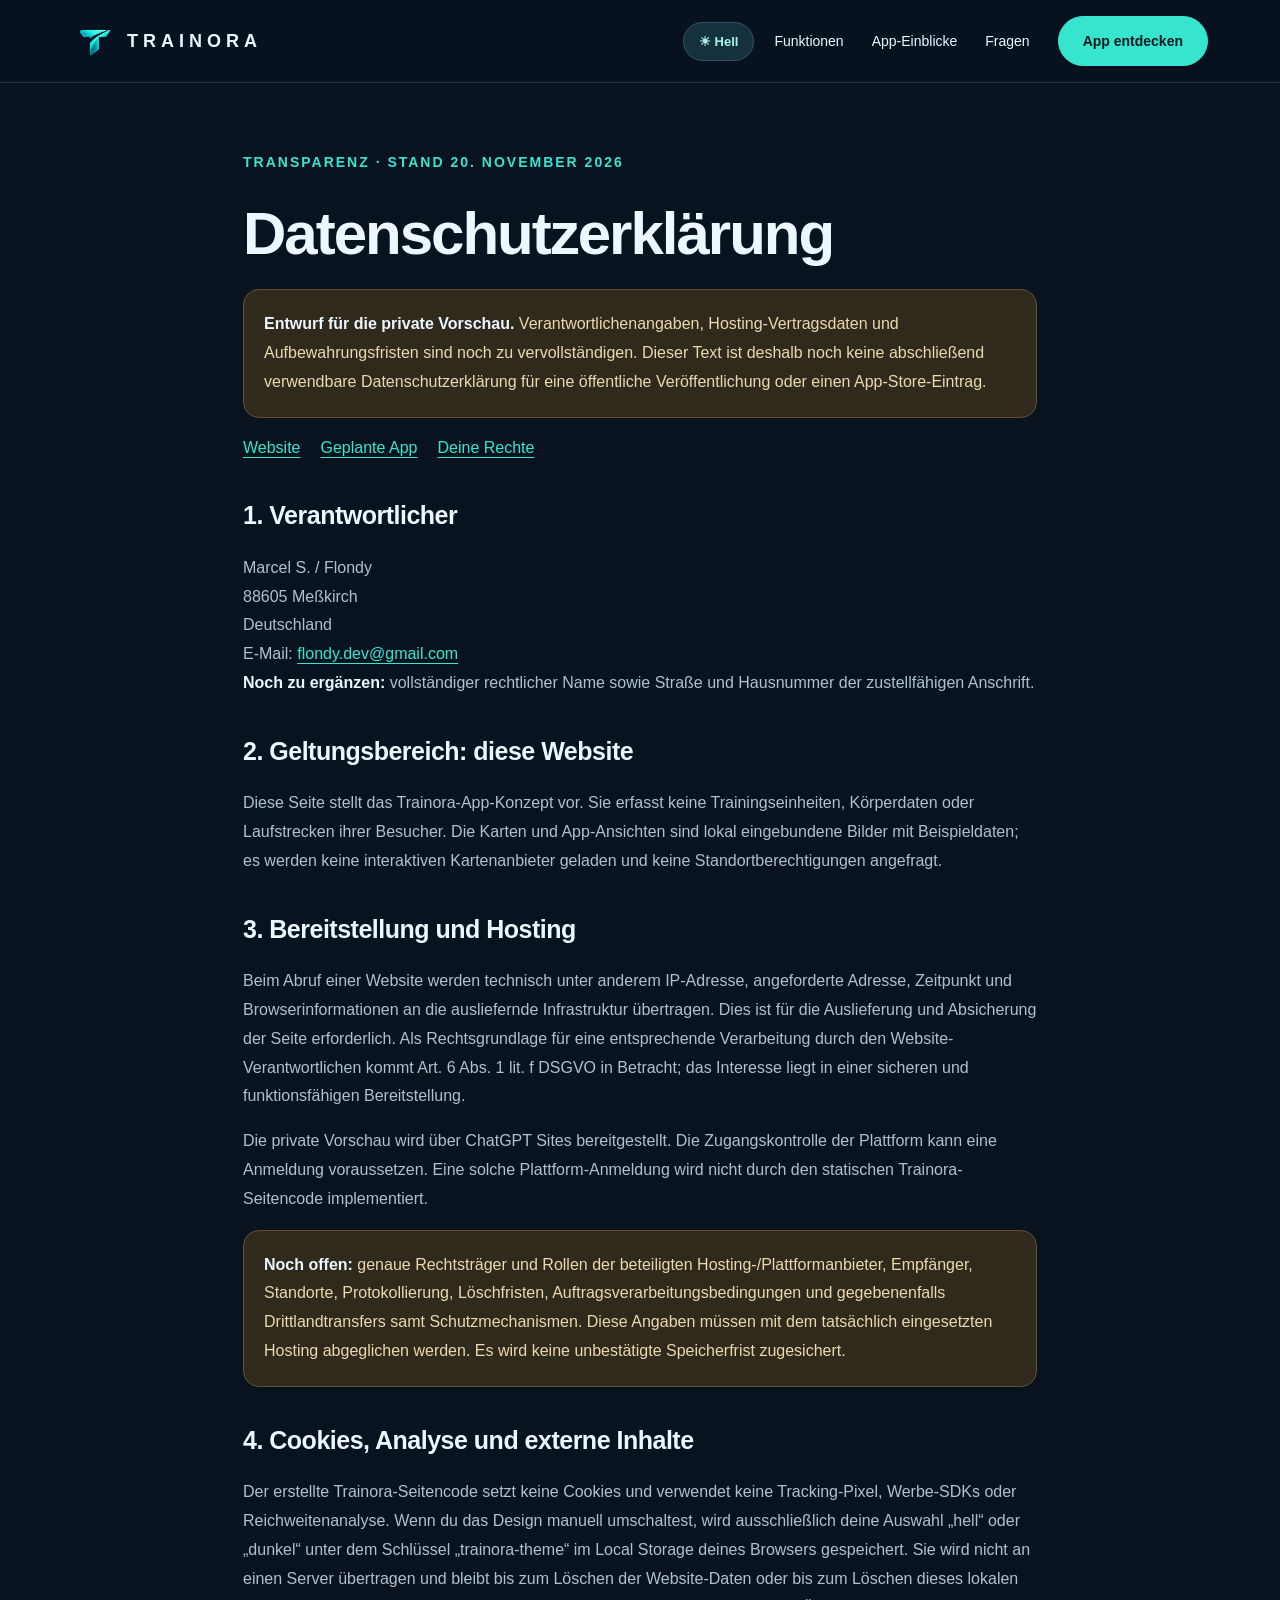
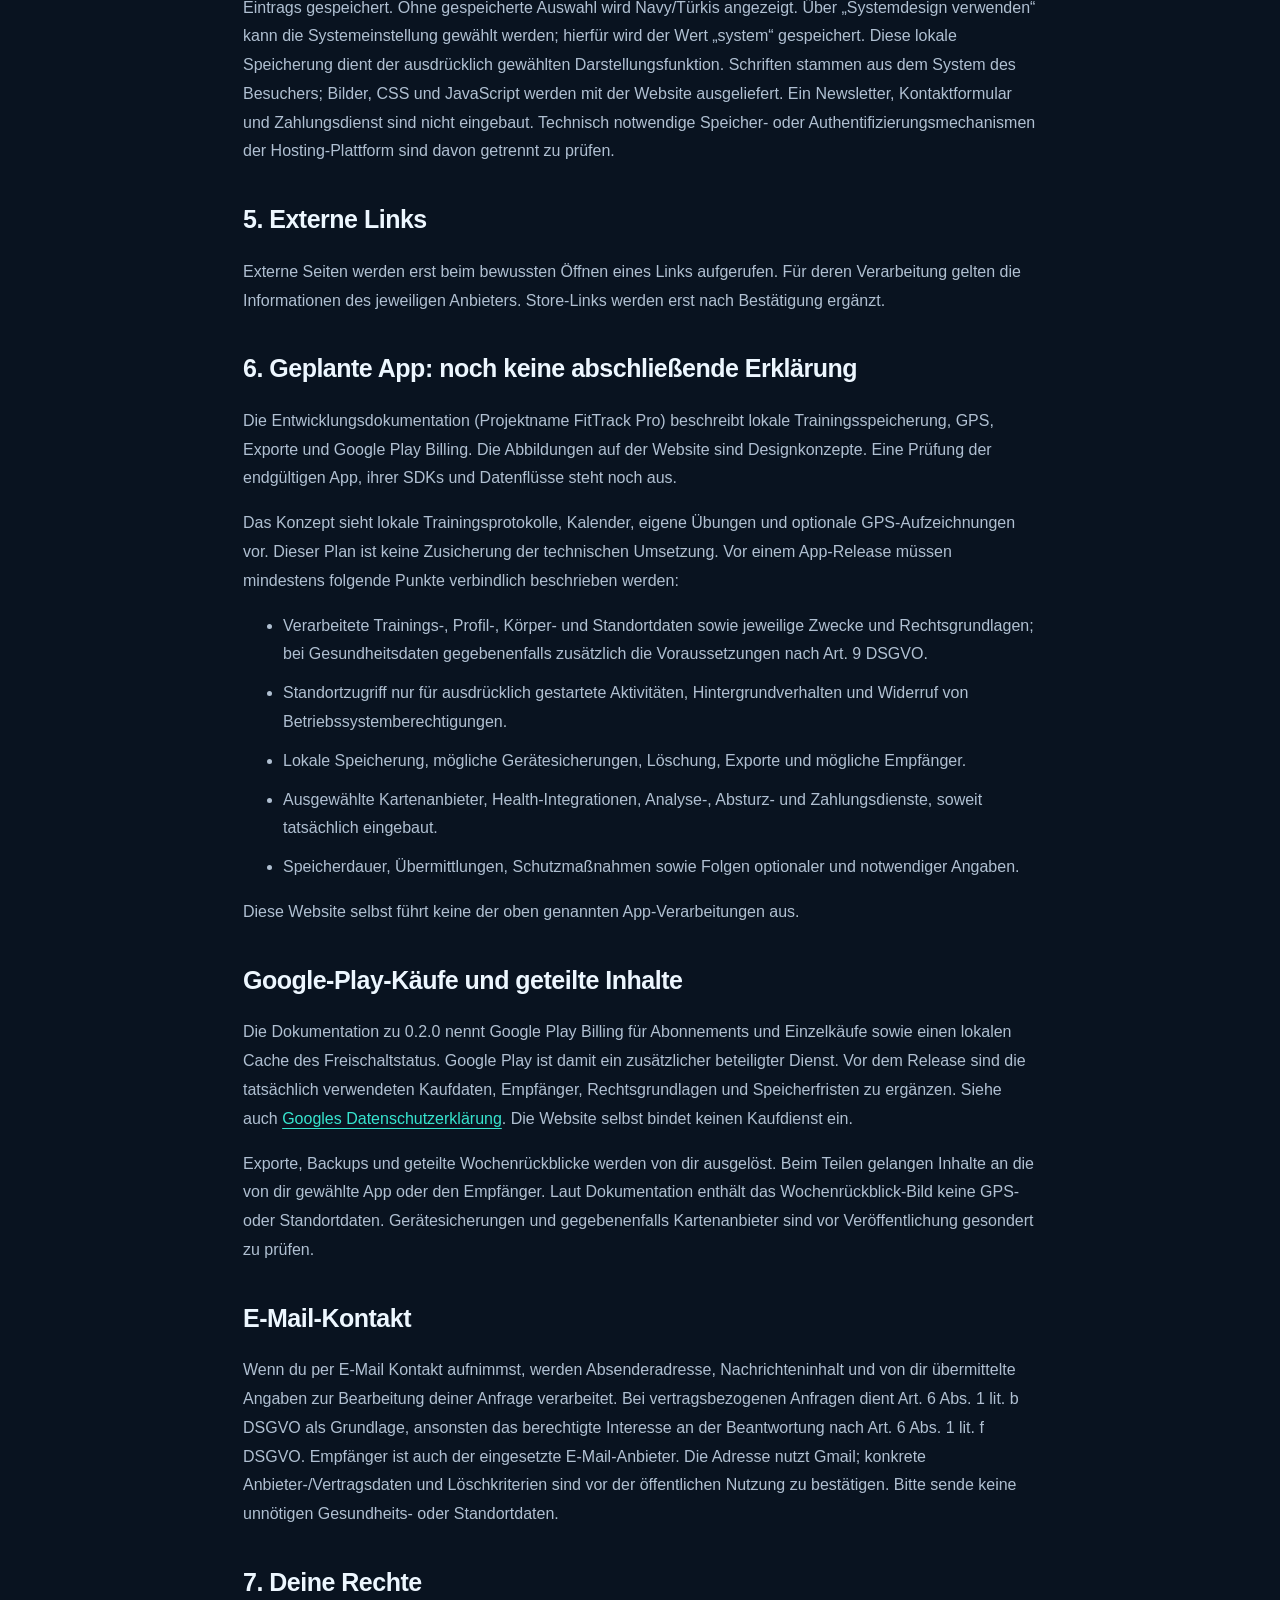
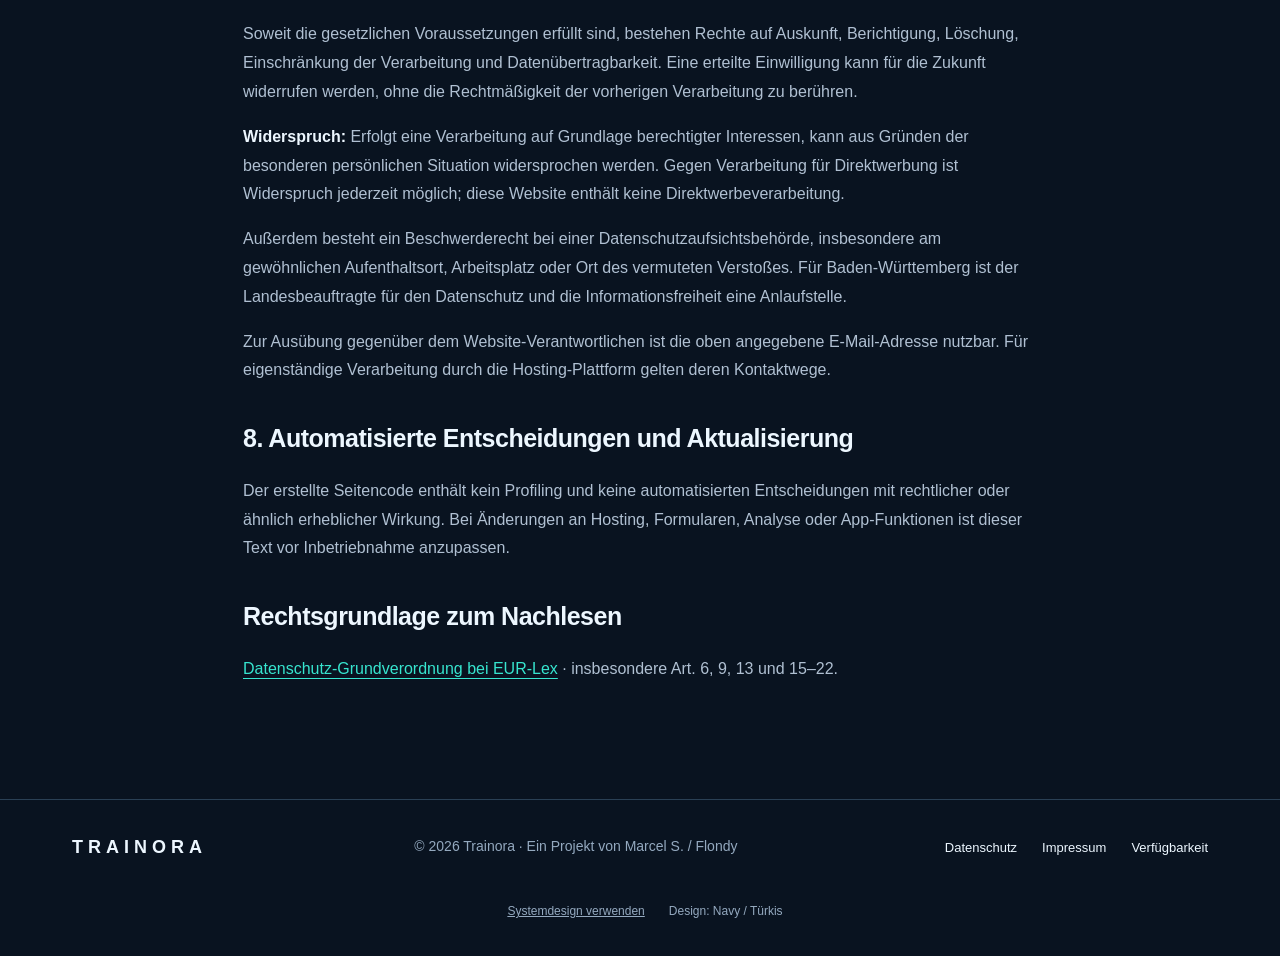
<file: datenschutz.html>
<!doctype html><html lang="de"><head><meta charset="utf-8"><meta name="viewport" content="width=device-width,initial-scale=1"><title>Datenschutz — Trainora</title><meta name="description" content="Trainora: Trainingskalender, Workout-Tracking und GPS-Aktivitäten. Entdecke das App-Konzept im Premium-Design."><meta name="theme-color" content="#0866ff"><link rel="icon" href="assets/icon.webp"><script src="theme.js"></script><link rel="stylesheet" href="style.css"></head><body><header><div class="wrap nav"><a class="brand" href="index.html" aria-label="Trainora Startseite"><img src="assets/icon.webp" alt="">TRAINORA</a><button class="theme-toggle" type="button" aria-label="Dunkles Design aktivieren" aria-pressed="false" title="Hell / Dunkel wechseln">◐ <span>Design</span></button><nav class="links" aria-label="Hauptnavigation"><a href="index.html#funktionen">Funktionen</a><a href="index.html#einblicke">App-Einblicke</a><a href="index.html#faq">Fragen</a><a class="btn" href="index.html#start">App entdecken</a></nav></div></header><main class="legal"><span class="eyebrow">Transparenz · Stand 20. November 2026</span><h1>Datenschutzerklärung</h1><p class="notice"><strong>Entwurf für die private Vorschau.</strong> Verantwortlichenangaben, Hosting-Vertragsdaten und Aufbewahrungsfristen sind noch zu vervollständigen. Dieser Text ist deshalb noch keine abschließend verwendbare Datenschutzerklärung für eine öffentliche Veröffentlichung oder einen App-Store-Eintrag.</p><nav class="legal-nav"><a href="#website">Website</a><a href="#app">Geplante App</a><a href="#rechte">Deine Rechte</a></nav><h2>1. Verantwortlicher</h2><p>Marcel S. / Flondy<br>88605 Meßkirch<br>Deutschland<br>E-Mail: <a href="mailto:flondy.dev@gmail.com">flondy.dev@gmail.com</a><br><strong>Noch zu ergänzen:</strong> vollständiger rechtlicher Name sowie Straße und Hausnummer der zustellfähigen Anschrift.</p><h2 id="website">2. Geltungsbereich: diese Website</h2><p>Diese Seite stellt das Trainora-App-Konzept vor. Sie erfasst keine Trainingseinheiten, Körperdaten oder Laufstrecken ihrer Besucher. Die Karten und App-Ansichten sind lokal eingebundene Bilder mit Beispieldaten; es werden keine interaktiven Kartenanbieter geladen und keine Standortberechtigungen angefragt.</p><h2>3. Bereitstellung und Hosting</h2><p>Beim Abruf einer Website werden technisch unter anderem IP-Adresse, angeforderte Adresse, Zeitpunkt und Browserinformationen an die ausliefernde Infrastruktur übertragen. Dies ist für die Auslieferung und Absicherung der Seite erforderlich. Als Rechtsgrundlage für eine entsprechende Verarbeitung durch den Website-Verantwortlichen kommt Art. 6 Abs. 1 lit. f DSGVO in Betracht; das Interesse liegt in einer sicheren und funktionsfähigen Bereitstellung.</p><p>Die private Vorschau wird über ChatGPT Sites bereitgestellt. Die Zugangskontrolle der Plattform kann eine Anmeldung voraussetzen. Eine solche Plattform-Anmeldung wird nicht durch den statischen Trainora-Seitencode implementiert.</p><p class="notice"><strong>Noch offen:</strong> genaue Rechtsträger und Rollen der beteiligten Hosting-/Plattformanbieter, Empfänger, Standorte, Protokollierung, Löschfristen, Auftragsverarbeitungsbedingungen und gegebenenfalls Drittlandtransfers samt Schutzmechanismen. Diese Angaben müssen mit dem tatsächlich eingesetzten Hosting abgeglichen werden. Es wird keine unbestätigte Speicherfrist zugesichert.</p><h2>4. Cookies, Analyse und externe Inhalte</h2><p>Der erstellte Trainora-Seitencode setzt keine Cookies und verwendet keine Tracking-Pixel, Werbe-SDKs oder Reichweitenanalyse. Wenn du das Design manuell umschaltest, wird ausschließlich deine Auswahl „hell“ oder „dunkel“ unter dem Schlüssel „trainora-theme“ im Local Storage deines Browsers gespeichert. Sie wird nicht an einen Server übertragen und bleibt bis zum Löschen der Website-Daten oder bis zum Löschen dieses lokalen Eintrags gespeichert. Ohne gespeicherte Auswahl wird Navy/Türkis angezeigt. Über „Systemdesign verwenden“ kann die Systemeinstellung gewählt werden; hierfür wird der Wert „system“ gespeichert. Diese lokale Speicherung dient der ausdrücklich gewählten Darstellungsfunktion. Schriften stammen aus dem System des Besuchers; Bilder, CSS und JavaScript werden mit der Website ausgeliefert. Ein Newsletter, Kontaktformular und Zahlungsdienst sind nicht eingebaut. Technisch notwendige Speicher- oder Authentifizierungsmechanismen der Hosting-Plattform sind davon getrennt zu prüfen.</p><h2>5. Externe Links</h2><p>Externe Seiten werden erst beim bewussten Öffnen eines Links aufgerufen. Für deren Verarbeitung gelten die Informationen des jeweiligen Anbieters. Store-Links werden erst nach Bestätigung ergänzt.</p><h2 id="app">6. Geplante App: noch keine abschließende Erklärung</h2><p>Die Entwicklungsdokumentation (Projektname FitTrack Pro) beschreibt lokale Trainingsspeicherung, GPS, Exporte und Google Play Billing. Die Abbildungen auf der Website sind Designkonzepte. Eine Prüfung der endgültigen App, ihrer SDKs und Datenflüsse steht noch aus.</p><p>Das Konzept sieht lokale Trainingsprotokolle, Kalender, eigene Übungen und optionale GPS-Aufzeichnungen vor. Dieser Plan ist keine Zusicherung der technischen Umsetzung. Vor einem App-Release müssen mindestens folgende Punkte verbindlich beschrieben werden:</p><ul><li>Verarbeitete Trainings-, Profil-, Körper- und Standortdaten sowie jeweilige Zwecke und Rechtsgrundlagen; bei Gesundheitsdaten gegebenenfalls zusätzlich die Voraussetzungen nach Art. 9 DSGVO.</li><li>Standortzugriff nur für ausdrücklich gestartete Aktivitäten, Hintergrundverhalten und Widerruf von Betriebssystemberechtigungen.</li><li>Lokale Speicherung, mögliche Gerätesicherungen, Löschung, Exporte und mögliche Empfänger.</li><li>Ausgewählte Kartenanbieter, Health-Integrationen, Analyse-, Absturz- und Zahlungsdienste, soweit tatsächlich eingebaut.</li><li>Speicherdauer, Übermittlungen, Schutzmaßnahmen sowie Folgen optionaler und notwendiger Angaben.</li></ul><p>Diese Website selbst führt keine der oben genannten App-Verarbeitungen aus.</p><h2>Google-Play-Käufe und geteilte Inhalte</h2><p>Die Dokumentation zu 0.2.0 nennt Google Play Billing für Abonnements und Einzelkäufe sowie einen lokalen Cache des Freischaltstatus. Google Play ist damit ein zusätzlicher beteiligter Dienst. Vor dem Release sind die tatsächlich verwendeten Kaufdaten, Empfänger, Rechtsgrundlagen und Speicherfristen zu ergänzen. Siehe auch <a href="https://policies.google.com/privacy?hl=de">Googles Datenschutzerklärung</a>. Die Website selbst bindet keinen Kaufdienst ein.</p><p>Exporte, Backups und geteilte Wochenrückblicke werden von dir ausgelöst. Beim Teilen gelangen Inhalte an die von dir gewählte App oder den Empfänger. Laut Dokumentation enthält das Wochenrückblick-Bild keine GPS- oder Standortdaten. Gerätesicherungen und gegebenenfalls Kartenanbieter sind vor Veröffentlichung gesondert zu prüfen.</p><h2>E-Mail-Kontakt</h2><p>Wenn du per E-Mail Kontakt aufnimmst, werden Absenderadresse, Nachrichteninhalt und von dir übermittelte Angaben zur Bearbeitung deiner Anfrage verarbeitet. Bei vertragsbezogenen Anfragen dient Art. 6 Abs. 1 lit. b DSGVO als Grundlage, ansonsten das berechtigte Interesse an der Beantwortung nach Art. 6 Abs. 1 lit. f DSGVO. Empfänger ist auch der eingesetzte E-Mail-Anbieter. Die Adresse nutzt Gmail; konkrete Anbieter-/Vertragsdaten und Löschkriterien sind vor der öffentlichen Nutzung zu bestätigen. Bitte sende keine unnötigen Gesundheits- oder Standortdaten.</p><h2 id="rechte">7. Deine Rechte</h2><p>Soweit die gesetzlichen Voraussetzungen erfüllt sind, bestehen Rechte auf Auskunft, Berichtigung, Löschung, Einschränkung der Verarbeitung und Datenübertragbarkeit. Eine erteilte Einwilligung kann für die Zukunft widerrufen werden, ohne die Rechtmäßigkeit der vorherigen Verarbeitung zu berühren.</p><p><strong>Widerspruch:</strong> Erfolgt eine Verarbeitung auf Grundlage berechtigter Interessen, kann aus Gründen der besonderen persönlichen Situation widersprochen werden. Gegen Verarbeitung für Direktwerbung ist Widerspruch jederzeit möglich; diese Website enthält keine Direktwerbeverarbeitung.</p><p>Außerdem besteht ein Beschwerderecht bei einer Datenschutzaufsichtsbehörde, insbesondere am gewöhnlichen Aufenthaltsort, Arbeitsplatz oder Ort des vermuteten Verstoßes. Für Baden-Württemberg ist der Landesbeauftragte für den Datenschutz und die Informationsfreiheit eine Anlaufstelle.</p><p>Zur Ausübung gegenüber dem Website-Verantwortlichen ist die oben angegebene E-Mail-Adresse nutzbar. Für eigenständige Verarbeitung durch die Hosting-Plattform gelten deren Kontaktwege.</p><h2>8. Automatisierte Entscheidungen und Aktualisierung</h2><p>Der erstellte Seitencode enthält kein Profiling und keine automatisierten Entscheidungen mit rechtlicher oder ähnlich erheblicher Wirkung. Bei Änderungen an Hosting, Formularen, Analyse oder App-Funktionen ist dieser Text vor Inbetriebnahme anzupassen.</p><h2>Rechtsgrundlage zum Nachlesen</h2><p><a href="https://eur-lex.europa.eu/eli/reg/2016/679/oj/deu" target="_blank" rel="noopener noreferrer">Datenschutz-Grundverordnung bei EUR-Lex</a> · insbesondere Art. 6, 9, 13 und 15–22.</p></main><footer class="footer"><div class="wrap footer-row"><a class="brand" href="index.html">TRAINORA</a><span class="caption">© 2026 Trainora · Ein Projekt von Marcel S. / Flondy</span><nav aria-label="Rechtliche Informationen"><a href="datenschutz.html">Datenschutz</a><a href="impressum.html">Impressum</a><a href="index.html#start">Verfügbarkeit</a></nav></div></footer><div class="theme-reset"><button type="button" id="theme-reset">Systemdesign verwenden</button><span id="theme-status" role="status" aria-live="polite"></span></div></body></html>
</file>
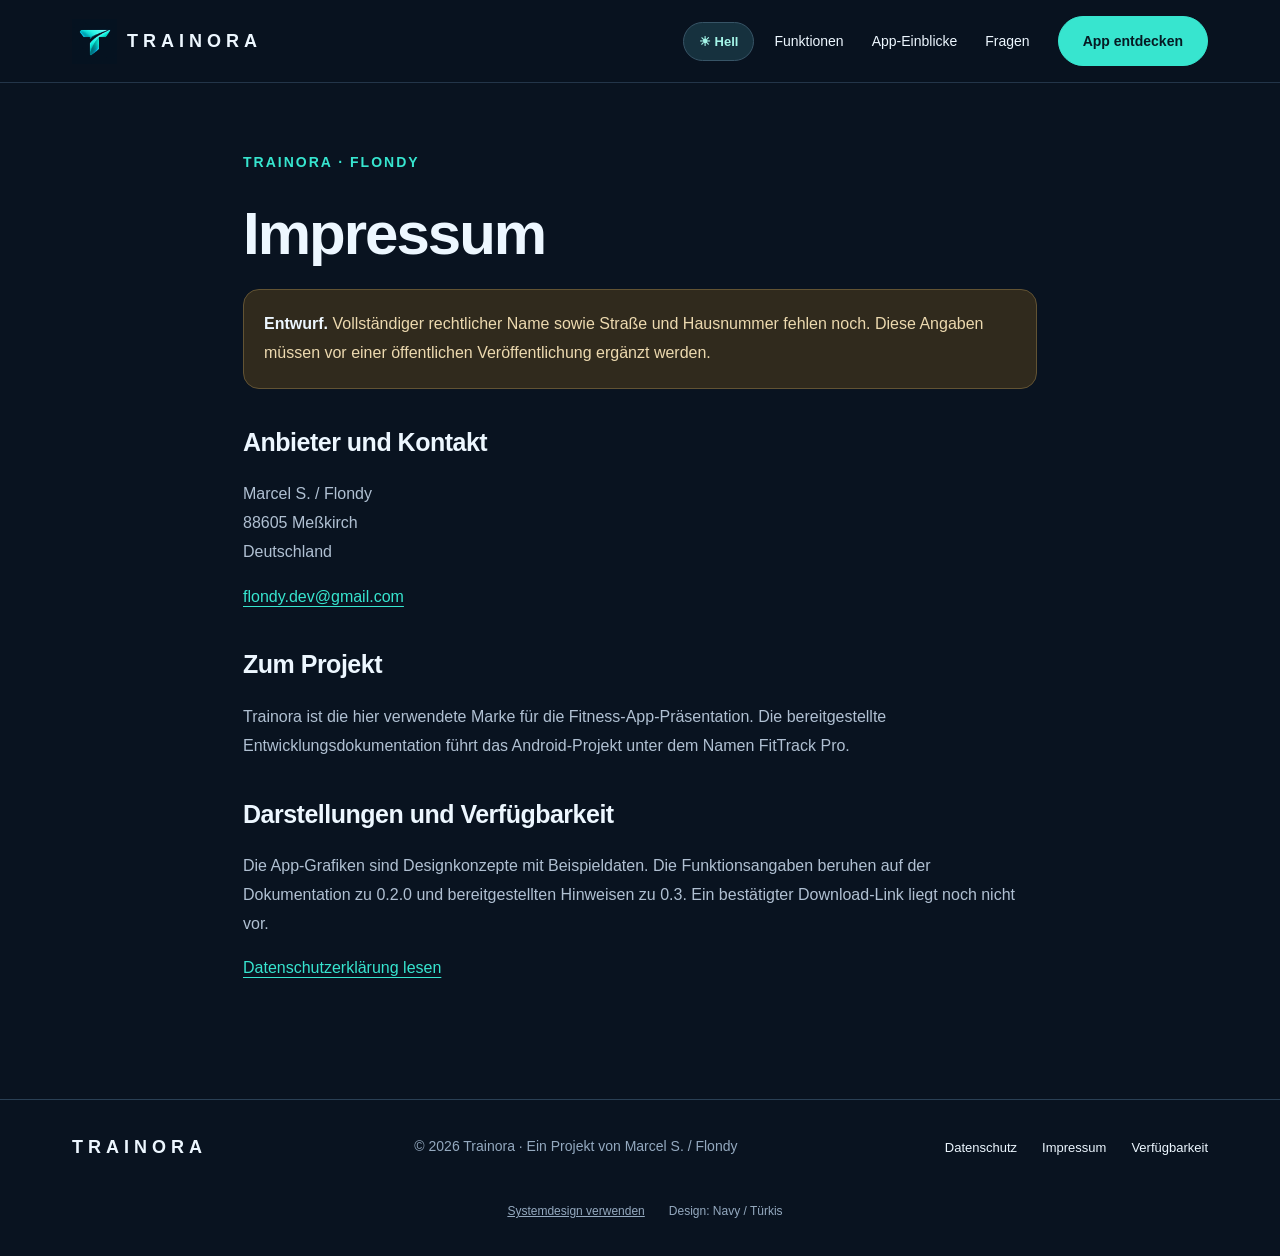
<file: impressum.html>
<!doctype html><html lang="de"><head><meta charset="utf-8"><meta name="viewport" content="width=device-width,initial-scale=1"><title>Impressum — Trainora</title><meta name="description" content="Trainora: Trainingskalender, Workout-Tracking und GPS-Aktivitäten. Entdecke das App-Konzept im Premium-Design."><meta name="theme-color" content="#0866ff"><link rel="icon" href="assets/icon.webp"><script src="theme.js"></script><link rel="stylesheet" href="style.css"></head><body><header><div class="wrap nav"><a class="brand" href="index.html" aria-label="Trainora Startseite"><img src="assets/icon.webp" alt="">TRAINORA</a><button class="theme-toggle" type="button" aria-label="Dunkles Design aktivieren" aria-pressed="false" title="Hell / Dunkel wechseln">◐ <span>Design</span></button><nav class="links" aria-label="Hauptnavigation"><a href="index.html#funktionen">Funktionen</a><a href="index.html#einblicke">App-Einblicke</a><a href="index.html#faq">Fragen</a><a class="btn" href="index.html#start">App entdecken</a></nav></div></header><main class="legal"><span class="eyebrow">Trainora · Flondy</span><h1>Impressum</h1><p class="notice"><strong>Entwurf.</strong> Vollständiger rechtlicher Name sowie Straße und Hausnummer fehlen noch. Diese Angaben müssen vor einer öffentlichen Veröffentlichung ergänzt werden.</p><h2>Anbieter und Kontakt</h2><p>Marcel S. / Flondy<br>88605 Meßkirch<br>Deutschland</p><p><a href="mailto:flondy.dev@gmail.com">flondy.dev@gmail.com</a></p><h2>Zum Projekt</h2><p>Trainora ist die hier verwendete Marke für die Fitness-App-Präsentation. Die bereitgestellte Entwicklungsdokumentation führt das Android-Projekt unter dem Namen FitTrack Pro.</p><h2>Darstellungen und Verfügbarkeit</h2><p>Die App-Grafiken sind Designkonzepte mit Beispieldaten. Die Funktionsangaben beruhen auf der Dokumentation zu 0.2.0 und bereitgestellten Hinweisen zu 0.3. Ein bestätigter Download-Link liegt noch nicht vor.</p><p><a href="datenschutz.html">Datenschutzerklärung lesen</a></p></main><footer class="footer"><div class="wrap footer-row"><a class="brand" href="index.html">TRAINORA</a><span class="caption">© 2026 Trainora · Ein Projekt von Marcel S. / Flondy</span><nav aria-label="Rechtliche Informationen"><a href="datenschutz.html">Datenschutz</a><a href="impressum.html">Impressum</a><a href="index.html#start">Verfügbarkeit</a></nav></div></footer><div class="theme-reset"><button type="button" id="theme-reset">Systemdesign verwenden</button><span id="theme-status" role="status" aria-live="polite"></span></div></body></html>
</file>
<file: style.css>
*{box-sizing:border-box}html{scroll-behavior:smooth;scroll-padding-top:100px}body{margin:0;font-family:Inter,Arial,sans-serif;background:#f8fbff;color:#071536}a{color:inherit;text-decoration:none}button{font:inherit;cursor:pointer}button:focus-visible,a:focus-visible,summary:focus-visible{outline:3px solid #0069ff;outline-offset:5px}.wrap{max-width:1200px;margin:auto;padding:0 32px}header{position:sticky;top:0;background:#ffffffed;backdrop-filter:blur(16px);z-index:10;border-bottom:1px solid #e6edf7}.nav{height:82px;display:flex;align-items:center;justify-content:space-between;gap:20px}.brand{display:flex;align-items:center;gap:10px;letter-spacing:5px;font-size:18px;font-weight:700}.brand img{width:45px;border-radius:12px}.links{display:flex;gap:28px;align-items:center;font-size:14px}.btn{display:inline-flex;align-items:center;justify-content:center;gap:12px;padding:16px 24px;border:1px solid #0667ff;border-radius:100px;background:#0667ff;color:white;font-weight:600;transition:transform .2s,box-shadow .2s}.btn:hover{transform:translateY(-3px);box-shadow:0 10px 25px #0667ff25}.btn.secondary{background:transparent;color:#071536;border-color:#cbd7e9}.hero{position:relative;padding:75px 0 0;text-align:center;overflow:hidden;background:radial-gradient(ellipse at 50% 55%,#d6eaff,transparent 65%)}.eyebrow{font-size:12px;font-weight:700;letter-spacing:2px;text-transform:uppercase;color:#0866ff}.pill{display:inline-flex;gap:9px;align-items:center;background:#e7f1ff;border:1px solid #cce1ff;border-radius:50px;padding:9px 15px;font-size:12px;color:#1754a6}.pill:before{content:'';height:6px;width:6px;background:#0866ff;border-radius:50%}h1{font-size:clamp(48px,6.2vw,82px);letter-spacing:-4px;line-height:1.04;margin:26px 0 24px}h1 span,h2 span{color:#0866ff}.lead{font-size:19px;line-height:1.7;color:#62718a;max-width:640px;margin:0 auto 28px}.actions{display:flex;gap:12px;justify-content:center;flex-wrap:wrap}.hero-art{display:block;width:100%;max-width:1230px;margin:45px auto 0;border-radius:24px 24px 0 0}.caption{font-size:12px;color:#718099;line-height:1.7}.strip{background:white;border-bottom:1px solid #e4ecf6}.strip .wrap{display:flex;justify-content:space-around;gap:25px;padding-top:26px;padding-bottom:26px;font-size:13px;color:#53657c}.section{padding:100px 0}h2{font-size:clamp(34px,4vw,52px);line-height:1.1;letter-spacing:-2px;margin:18px 0 24px}h3{font-size:22px;letter-spacing:-.5px}.section-intro{max-width:600px;line-height:1.7;color:#62718a}.features{display:grid;grid-template-columns:repeat(3,1fr);gap:20px;margin-top:40px}.card{border:1px solid #e0e9f5;background:white;border-radius:22px;padding:30px}.card p{line-height:1.7;color:#62718a;font-size:15px}.symbol{color:#0866ff;background:#edf5ff;border-radius:14px;width:48px;height:48px;display:grid;place-items:center;font-size:25px}.showcase{background:#edf4ff}.showcase-head{display:flex;justify-content:space-between;align-items:end;gap:30px}.tabs{display:flex;gap:8px;flex-wrap:wrap;margin:28px 0}.tab{border:1px solid #d4dfef;background:white;padding:12px 20px;border-radius:30px;color:#53657c}.tab[aria-selected=true]{color:white;background:#0866ff;border-color:#0866ff}.demo{display:grid;grid-template-columns:1fr 1fr;gap:90px;align-items:center}.demo-visual{max-width:350px;margin:auto;display:block;border-radius:24px;box-shadow:0 25px 65px #0b3c7920;width:100%}.demo-copy h3{font-size:38px;line-height:1.15;letter-spacing:-1px}.checks{list-style:none;padding:0;line-height:2.6;color:#52627c}.checks li:before{content:'✓';color:#0866ff;font-weight:bold;margin-right:13px}.step-grid{display:grid;grid-template-columns:repeat(3,1fr);gap:45px;margin-top:45px}.number{font-size:14px;display:block;color:#0866ff;padding-bottom:25px;border-bottom:1px solid #cad9ed}.step-grid p{line-height:1.7;color:#62718a}.privacy-callout{background:#071a3b;color:white;border-radius:30px;padding:56px;display:grid;grid-template-columns:1.2fr 1fr;gap:60px}.privacy-callout p{color:#acbcd5;line-height:1.8}.privacy-callout h2{margin-top:0}.privacy-callout .btn{background:white;color:#071536;border:0}.faq{max-width:850px;margin:auto}.faq h2{text-align:center;margin-bottom:40px}details{border-bottom:1px solid #dbe5f3;padding:23px 0}summary{cursor:pointer;font-weight:600;line-height:1.6}details p{color:#62718a;line-height:1.8}.cta{text-align:center;background:linear-gradient(140deg,#e7f2ff,#fff);border:1px solid #dbe9ff;border-radius:30px;padding:65px 25px}.footer{border-top:1px solid #e0e9f5;padding:35px 0}.footer-row{display:flex;justify-content:space-between;gap:25px;align-items:center;flex-wrap:wrap}.footer nav{display:flex;gap:25px;font-size:13px}.legal{max-width:850px;padding:65px 28px 100px;margin:auto;line-height:1.8}.legal h1{font-size:48px;letter-spacing:-2px}.legal h2{font-size:25px;letter-spacing:-.5px;margin-top:40px}.legal p,.legal li{color:#53657c}.legal a{color:#0866ff;text-decoration:underline}.notice{background:#fff5df;border:1px solid #f0d79b;border-radius:16px;padding:20px;color:#665024!important}.legal-nav{display:flex;gap:20px;flex-wrap:wrap}.legal strong{color:#112348}@media(max-width:760px){.wrap{padding:0 22px}.nav{height:72px}.links>a:not(.btn){display:none}.links .btn{font-size:12px;padding:12px 15px}.brand{font-size:14px;letter-spacing:3px}.hero{padding-top:50px}h1{letter-spacing:-2px}.lead{font-size:17px}.hero-art{border-radius:15px}.strip .wrap{flex-wrap:wrap;gap:15px}.section{padding:65px 0}.features,.step-grid,.privacy-callout,.demo{grid-template-columns:1fr}.demo{gap:25px}.demo-copy{order:-1}.demo-copy h3{font-size:29px}.privacy-callout{padding:30px;gap:20px}.showcase-head{display:block}.tabs{gap:7px}.tab{font-size:13px;padding:11px 14px}.features{gap:12px}.footer-row{justify-content:center}.legal h1{font-size:36px}.hero-art{min-height:170px;object-fit:cover}}@media(prefers-reduced-motion:reduce){html{scroll-behavior:auto}*{transition:none!important}}
.theme-toggle{margin-left:auto;white-space:nowrap;border:1px solid #cbd7e9;background:#edf5ff;color:#164276;border-radius:30px;padding:11px 15px;font-size:13px;font-weight:600}.theme-reset{display:flex;justify-content:center;align-items:center;gap:14px;flex-wrap:wrap;padding:0 20px 28px;font-size:12px;color:#62718a}.theme-reset button{border:0;background:none;color:inherit;text-decoration:underline;padding:10px}html[data-theme=dark] body{background:#091320;color:#edf7ff}html[data-theme=dark] header{background:#091320ed;border-color:#233549}html[data-theme=dark] .hero{background:radial-gradient(ellipse at 50% 55%,#0f3d4a,transparent 68%)}html[data-theme=dark] :is(h1 span,h2 span,.eyebrow,.number){color:#37e5cf}html[data-theme=dark] .btn{background:#37e5cf;color:#061a23;border-color:#37e5cf}html[data-theme=dark] .btn:hover{box-shadow:0 10px 25px #37e5cf20}html[data-theme=dark] .btn.secondary{background:transparent;color:#edf7ff;border-color:#355068}html[data-theme=dark] :is(.lead,.section-intro,.card p,.checks,.step-grid p,details p,.legal p,.legal li){color:#b0c0d2}html[data-theme=dark] :is(.caption,.theme-reset){color:#94a9bf}html[data-theme=dark] .pill{background:#102e39;border-color:#24505b;color:#88f2df}html[data-theme=dark] .pill:before{background:#37e5cf}html[data-theme=dark] .strip{background:#0c1928;border-color:#233549}html[data-theme=dark] .strip .wrap{color:#b5c8dc}html[data-theme=dark] .card{background:#101f30;border-color:#263c51}html[data-theme=dark] .symbol{background:#143540;color:#37e5cf}html[data-theme=dark] .showcase{background:#0c1b2b}html[data-theme=dark] .tab{background:#11263a;border-color:#345068;color:#c5d8e9}html[data-theme=dark] .tab[aria-selected=true]{background:#37e5cf;border-color:#37e5cf;color:#071a22}html[data-theme=dark] .demo-visual{box-shadow:0 25px 65px #0005}html[data-theme=dark] :is(.number,details,.footer){border-color:#2a4055}html[data-theme=dark] .privacy-callout{background:#102b3a;border:1px solid #284859}html[data-theme=dark] .privacy-callout .btn{background:#37e5cf;color:#061a23}html[data-theme=dark] .cta{background:linear-gradient(140deg,#123441,#0c1b2b);border-color:#2b4b60}html[data-theme=dark] .legal strong{color:#edf7ff}html[data-theme=dark] .legal a{color:#37e5cf}html[data-theme=dark] .notice{background:#302a1d;border-color:#625333;color:#ecd9af!important}html[data-theme=dark] .theme-toggle{background:#16313e;border-color:#375466;color:#a5f6e9}html[data-theme=dark] :is(button:focus-visible,a:focus-visible,summary:focus-visible){outline-color:#37e5cf}@media(max-width:760px){.nav{gap:10px}.theme-toggle{font-size:12px;padding:10px}.links .btn{display:none}.links{display:none}.brand img{width:34px}}

/* Trainora 0.3 editorial sections */
.eyebrow,.pill,.strip .wrap,.number{font-size:14px}.caption{font-size:14px}.brand img{border-radius:0}.pill:before{display:none}.update-layout,.design-layout{display:grid;grid-template-columns:1fr 1.2fr;gap:70px}.update-items article{padding:10px 0 22px;border-bottom:1px solid #26404d}.update-items h3{margin-bottom:8px}.update-items p,.design-layout p,.feature-table p,.pricing p{font-size:16px;line-height:1.75;color:#a8bacb}.feature-table{display:grid;grid-template-columns:1fr 1fr;column-gap:70px}.feature-table>div{padding:20px 0;border-bottom:1px solid #26404d}.swatches{display:flex;gap:10px;margin-top:32px}.swatches span{padding:38px 18px 18px;flex:1;border:1px solid #365060;border-radius:12px;font-size:14px;color:#eaf4ff;line-height:1.6}.pricing{display:grid;grid-template-columns:repeat(3,1fr);gap:24px}.price-word{font-size:28px!important;color:#40e0d0!important;font-weight:700}.featured{border-color:#40e0d0!important}.legal h1{font-size:clamp(32px,5vw,60px);overflow-wrap:anywhere}.legal a{text-decoration:underline;text-underline-offset:4px}.legal li{line-height:1.8;margin-bottom:10px}html[data-theme=light] .update-items p,html[data-theme=light] .design-layout p,html[data-theme=light] .feature-table p,html[data-theme=light] .pricing p{color:#53657c}@media(max-width:800px){.update-layout,.design-layout,.feature-table,.pricing{grid-template-columns:1fr;gap:24px}.swatches{flex-wrap:wrap}.section.wrap{padding-left:24px;padding-right:24px}.nav{gap:12px}.brand{letter-spacing:2px}.hero{padding-top:45px}}
</file>
